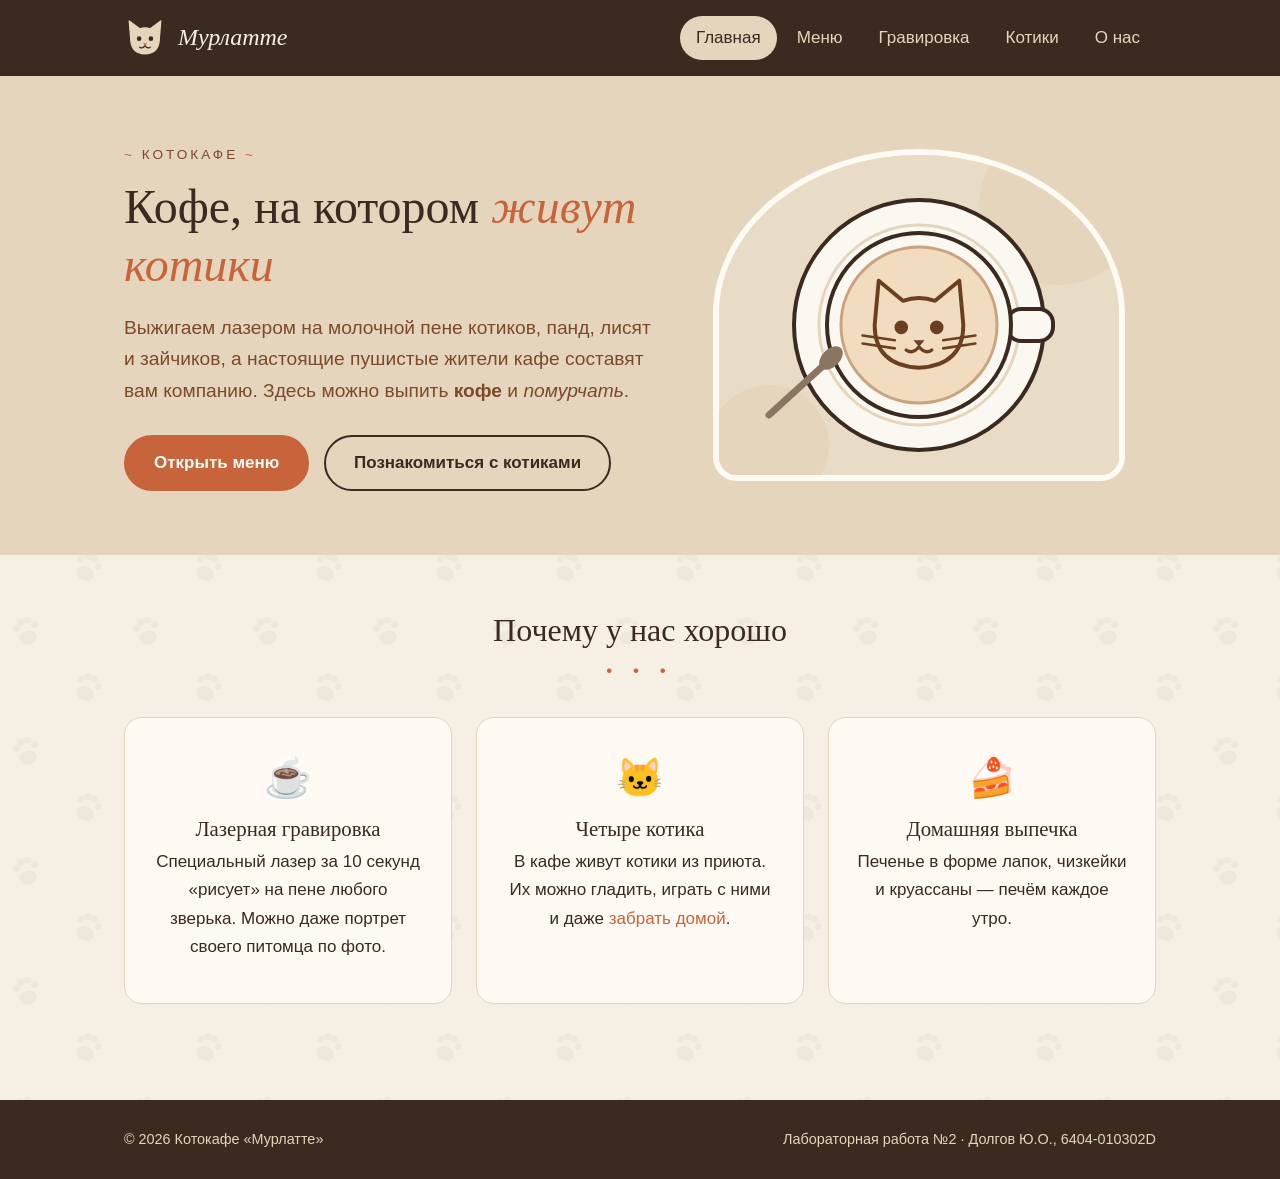
<file: lab2/index.html>
<!DOCTYPE html>
<html lang="ru">
<head>
    <meta charset="UTF-8">
    <meta name="viewport" content="width=device-width, initial-scale=1.0">
    <title>Мурлатте — Главная</title>
    <link rel="stylesheet" href="css/style.css">
</head>
<body>

    <header id="site-header">
        <div class="container header-inner">
            <a class="logo" href="index.html">
                <img src="img/logo.svg" alt="Логотип котокафе">
                Мурлатте
            </a>
            <nav class="nav">
                <ul>
                    <li><a class="active" href="index.html">Главная</a></li>
                    <li><a href="menu.html">Меню</a></li>
                    <li><a href="gallery.html">Гравировка</a></li>
                    <li><a href="cats.html">Котики</a></li>
                    <li><a href="about.html">О нас</a></li>
                </ul>
            </nav>
        </div>
    </header>

    <main>
        <section class="hero">
            <div class="container hero-inner">
                <div class="hero-text">
                    <span class="overline">Котокафе</span>
                    <h1>Кофе, на котором <em>живут котики</em></h1>
                    <p class="lead">
                        Выжигаем лазером на молочной пене котиков, панд, лисят и зайчиков,
                        а настоящие пушистые жители кафе составят вам компанию.
                        Здесь можно выпить <strong>кофе</strong> и <em>помурчать</em>.
                    </p>
                    <a class="btn" href="menu.html">Открыть меню</a>
                    <a class="btn" href="cats.html">Познакомиться с котиками</a>
                </div>
                <div class="hero-image">
                    <img src="img/hero.svg" alt="Чашка капучино с гравировкой котика на пене">
                </div>
            </div>
        </section>

        <section class="section">
            <div class="container">
                <h2 class="page-title">Почему у нас хорошо</h2>
                <p class="divider">• • •</p>
                <div class="features">
                    <article class="feature">
                        <div class="icon">&#9749;</div>
                        <h3>Лазерная гравировка</h3>
                        <p>Специальный лазер за 10 секунд «рисует» на пене любого зверька. Можно даже портрет своего питомца по фото.</p>
                    </article>
                    <article class="feature">
                        <div class="icon">&#128049;</div>
                        <h3>Четыре котика</h3>
                        <p>В кафе живут котики из приюта. Их можно гладить, играть с ними и даже <a href="cats.html">забрать домой</a>.</p>
                    </article>
                    <article class="feature">
                        <div class="icon">&#127856;</div>
                        <h3>Домашняя выпечка</h3>
                        <p>Печенье в форме лапок, чизкейки и круассаны — печём каждое утро.</p>
                    </article>
                </div>
            </div>
        </section>
    </main>

    <footer id="site-footer">
        <div class="container footer-inner">
            <span>&copy; 2026 Котокафе «Мурлатте»</span>
            <span>Лабораторная работа №2 · Долгов Ю.О., 6404-010302D</span>
        </div>
    </footer>

</body>
</html>
</file>
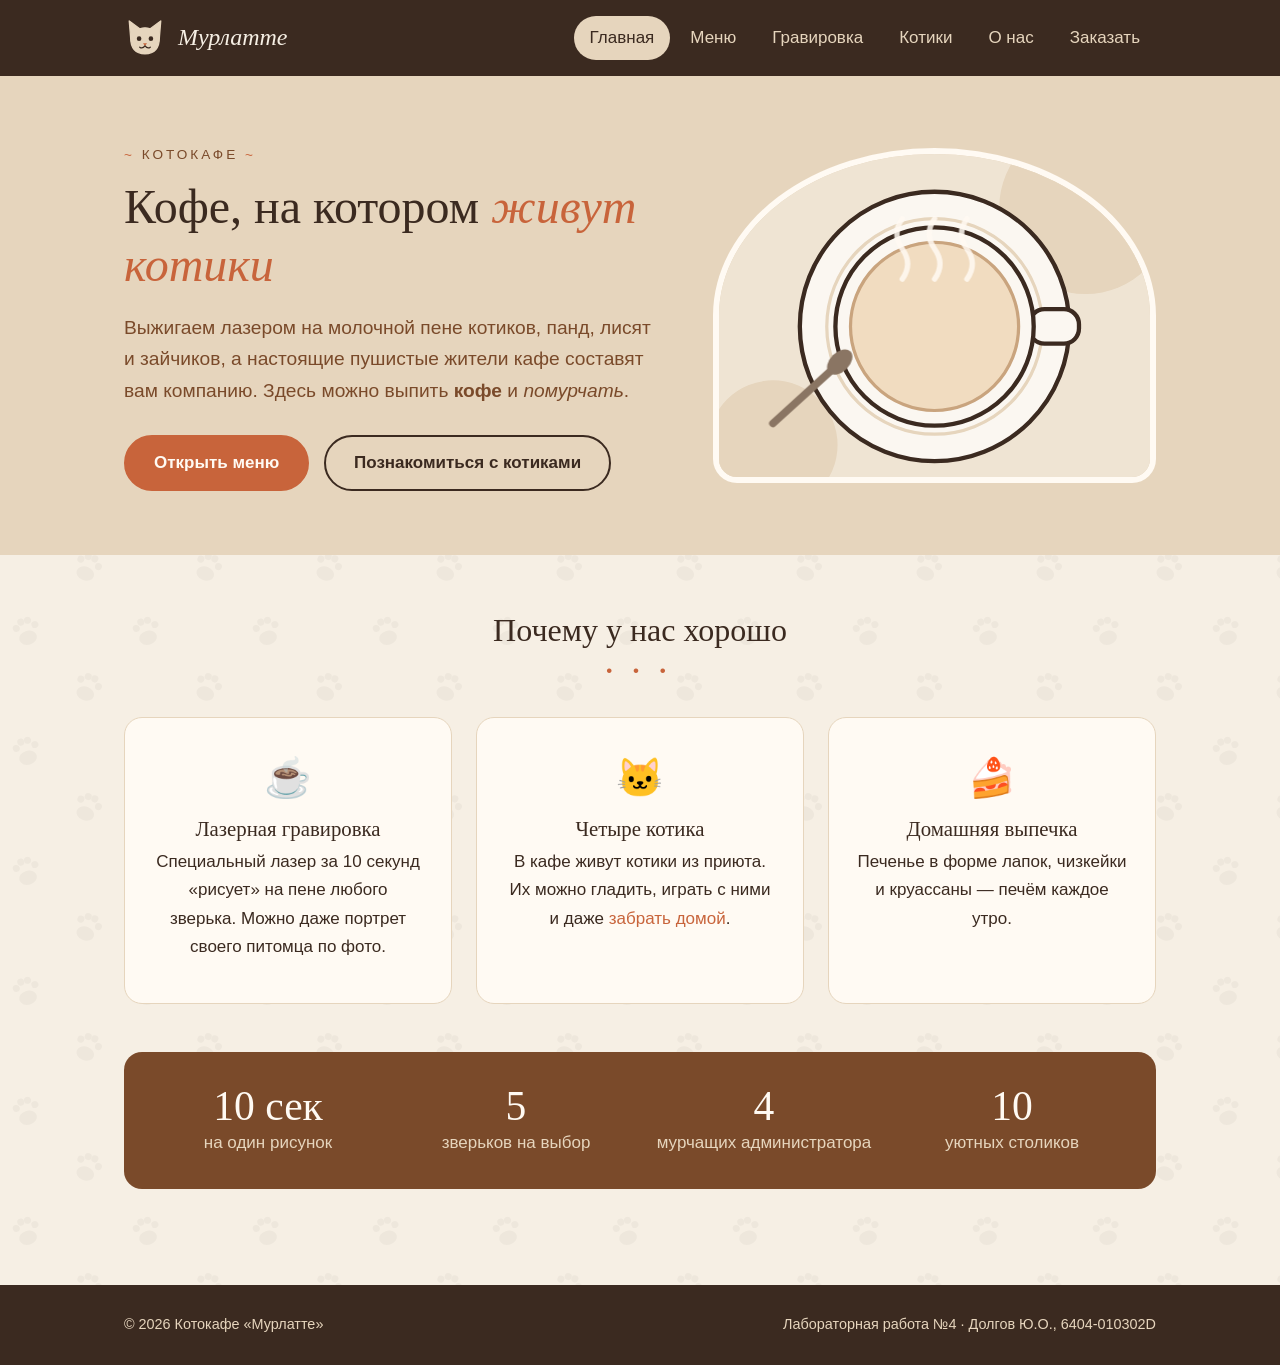
<file: lab4/index.html>
<!DOCTYPE html>
<html lang="ru">
<head>
    <meta charset="UTF-8">
    <meta name="viewport" content="width=device-width, initial-scale=1.0">
    <title>Мурлатте — Главная</title>
    <link rel="stylesheet" href="css/style.css">
</head>
<body>

    <header class="header">
        <div class="container header__inner">
            <a class="logo" href="index.html">
                <svg class="logo__icon" viewBox="0 0 64 64" aria-hidden="true">
                    <path class="logo__face" d="M10 30 L8 6 L24 18 Q32 15 40 18 L56 6 L54 30 Q54 56 32 56 Q10 56 10 30 Z"/>
                    <circle class="logo__eye" cx="23" cy="33" r="3.5"/>
                    <circle class="logo__eye" cx="41" cy="33" r="3.5"/>
                    <path class="logo__nose" d="M29 40 L35 40 L32 44 Z"/>
                    <path class="logo__mouth" d="M32 44 Q28 49 24 46 M32 44 Q36 49 40 46"/>
                </svg>
                Мурлатте
            </a>
            <nav class="nav">
                <ul class="nav__list">
                    <li class="nav__item"><a class="nav__link nav__link_active" href="index.html">Главная</a></li>
                    <li class="nav__item"><a class="nav__link" href="menu.html">Меню</a></li>
                    <li class="nav__item"><a class="nav__link" href="gallery.html">Гравировка</a></li>
                    <li class="nav__item"><a class="nav__link" href="cats.html">Котики</a></li>
                    <li class="nav__item"><a class="nav__link" href="about.html">О нас</a></li>
                    <li class="nav__item"><a class="nav__link" href="order.html">Заказать</a></li>
                </ul>
            </nav>
        </div>
    </header>

    <main>
        <section class="hero">
            <div class="container hero__inner">
                <div class="hero__text">
                    <span class="hero__overline">Котокафе</span>
                    <h1>Кофе, на котором <em class="hero__accent">живут котики</em></h1>
                    <p class="hero__lead">
                        Выжигаем лазером на молочной пене котиков, панд, лисят и зайчиков,
                        а настоящие пушистые жители кафе составят вам компанию.
                        Здесь можно выпить <strong>кофе</strong> и <em>помурчать</em>.
                    </p>
                    <a class="btn" href="menu.html">Открыть меню</a>
                    <a class="btn btn_outline" href="cats.html">Познакомиться с котиками</a>
                </div>
                <div class="hero__image">
                    <svg class="cup" viewBox="0 0 400 300" role="img"
                         aria-label="Анимация: лазер выжигает котика на пене капучино, над чашкой поднимается пар">
                        <rect class="cup__bg" width="400" height="300"/>
                        <circle class="cup__blob" cx="340" cy="50" r="80"/>
                        <circle class="cup__blob" cx="50" cy="270" r="60"/>
                        <circle class="cup__saucer" cx="200" cy="160" r="125"/>
                        <circle class="cup__ring" cx="200" cy="160" r="100"/>
                        <rect class="cup__handle" x="288" y="144" width="46" height="32" rx="14"/>
                        <circle class="cup__body" cx="200" cy="160" r="92"/>
                        <circle class="cup__foam" cx="200" cy="160" r="78"/>

                        <g transform="translate(200 164) scale(1.3) translate(-200 -164)">
                            <path class="cup__line" pathLength="1"
                                  d="M165.9 160.9 L169.0 126.8 L187.6 142.3 Q200.0 138.0 212.4 142.3 L231.0 126.8 L234.1 160.9 Q234.1 191.9 200.0 193.8 Q165.9 191.9 165.9 160.9 Z"/>
                            <circle class="cup__dot" cx="186.36" cy="162.76" r="3.72"/>
                            <circle class="cup__dot" cx="213.64" cy="162.76" r="3.72"/>
                            <path class="cup__dot cup__dot_nose" d="M195.7 172.7 L204.3 172.7 L200.0 177.6 Z"/>
                            <path class="cup__line cup__line_mouth" pathLength="1"
                                  d="M200.0 177.6 Q195.0 183.8 190.1 180.1 M200.0 177.6 Q205.0 183.8 209.9 180.1"/>
                            <path class="cup__line cup__line_whisker" pathLength="1"
                                  d="M181.4 172.7 L156.6 169.0 M218.6 172.7 L243.4 169.0 M181.4 178.9 L156.6 175.2 M218.6 178.9 L243.4 175.2"/>
                        </g>

                        <path class="cup__steam" d="M170 116 q10 -14 0 -28 q-10 -14 0 -28"/>
                        <path class="cup__steam cup__steam_2" d="M200 116 q10 -14 0 -28 q-10 -14 0 -28"/>
                        <path class="cup__steam cup__steam_3" d="M230 116 q10 -14 0 -28 q-10 -14 0 -28"/>

                        <path class="cup__spoon" d="M50 250 L105 200"/>
                        <ellipse class="cup__spoon-head" cx="112" cy="193" rx="9" ry="14" transform="rotate(45 112 193)"/>
                    </svg>
                </div>
            </div>
        </section>

        <section class="section">
            <div class="container">
                <h2 class="heading__title">Почему у нас хорошо</h2>
                <p class="divider">• • •</p>
                <div class="features">
                    <article class="features__item">
                        <div class="features__icon">&#9749;</div>
                        <h3>Лазерная гравировка</h3>
                        <p>Специальный лазер за 10 секунд «рисует» на пене любого зверька. Можно даже портрет своего питомца по фото.</p>
                    </article>
                    <article class="features__item">
                        <div class="features__icon">&#128049;</div>
                        <h3>Четыре котика</h3>
                        <p>В кафе живут котики из приюта. Их можно гладить, играть с ними и даже <a href="cats.html">забрать домой</a>.</p>
                    </article>
                    <article class="features__item">
                        <div class="features__icon">&#127856;</div>
                        <h3>Домашняя выпечка</h3>
                        <p>Печенье в форме лапок, чизкейки и круассаны — печём каждое утро.</p>
                    </article>
                </div>

                <div class="facts">
                    <div class="facts__item">
                        <span class="facts__number">10 сек</span>
                        <span class="facts__label">на один рисунок</span>
                    </div>
                    <div class="facts__item">
                        <span class="facts__number">5</span>
                        <span class="facts__label">зверьков на выбор</span>
                    </div>
                    <div class="facts__item">
                        <span class="facts__number">4</span>
                        <span class="facts__label">мурчащих администратора</span>
                    </div>
                    <div class="facts__item">
                        <span class="facts__number">10</span>
                        <span class="facts__label">уютных столиков</span>
                    </div>
                </div>
            </div>
        </section>
    </main>

    <footer class="footer">
        <div class="container footer__inner">
            <span>&copy; 2026 Котокафе «Мурлатте»</span>
            <span>Лабораторная работа №4 · Долгов Ю.О., 6404-010302D</span>
        </div>
    </footer>

</body>
</html>
</file>
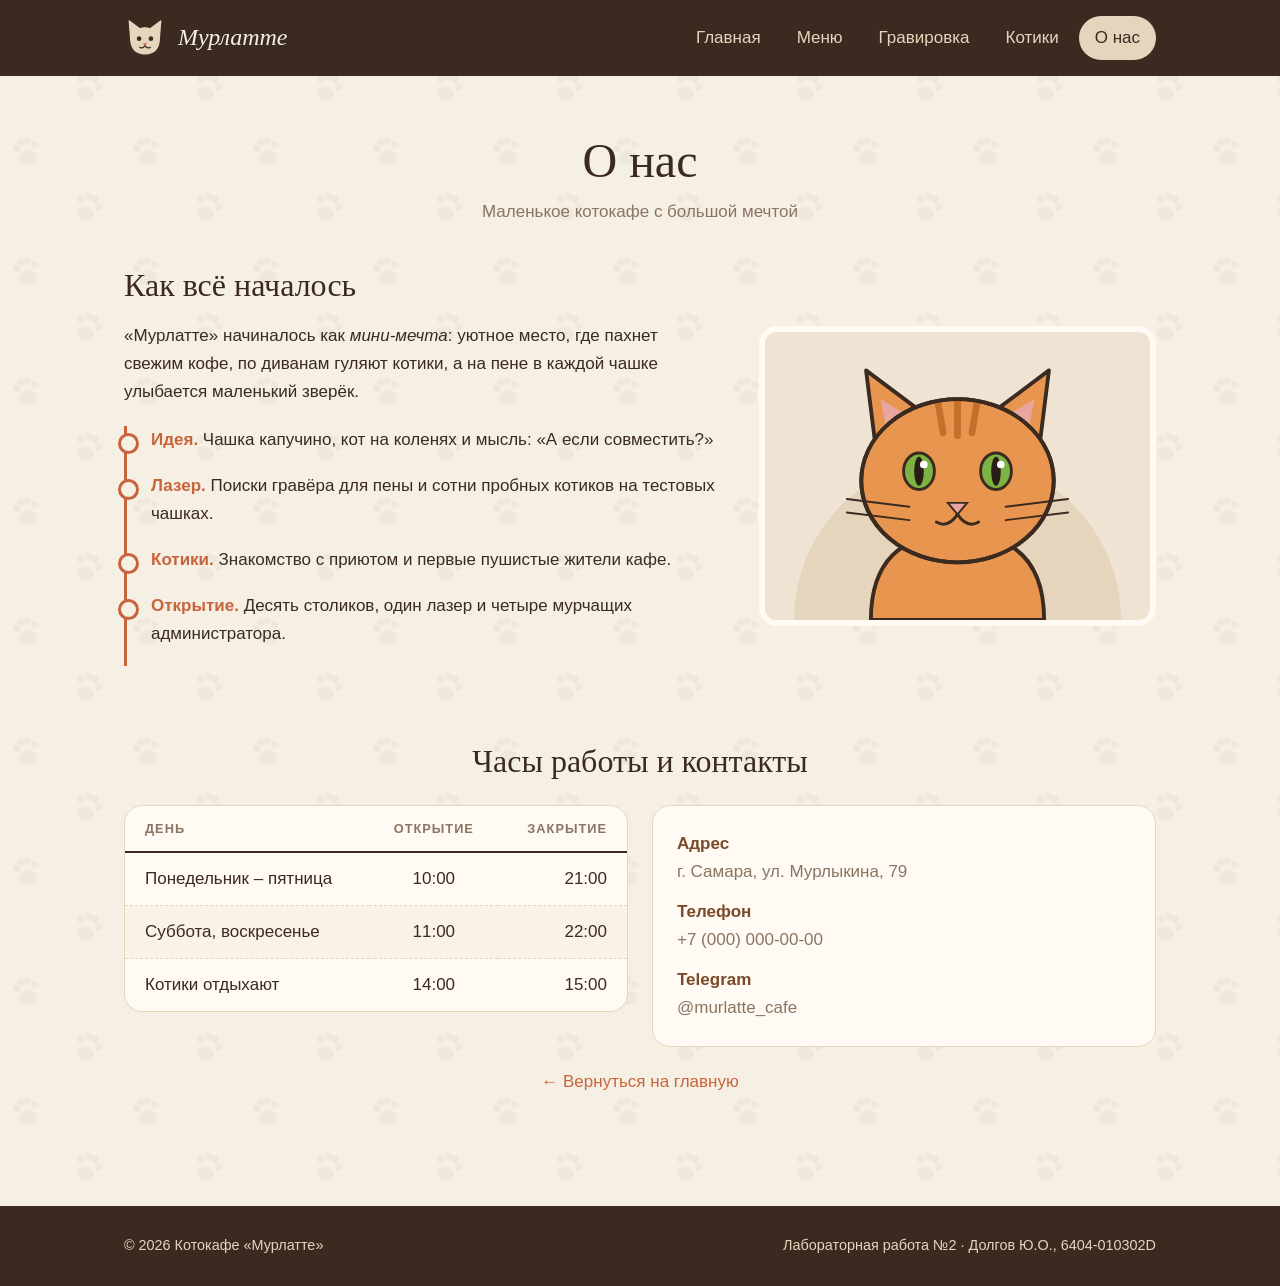
<file: lab2/about.html>
<!DOCTYPE html>
<html lang="ru">
<head>
    <meta charset="UTF-8">
    <meta name="viewport" content="width=device-width, initial-scale=1.0">
    <title>Мурлатте — О нас</title>
    <link rel="stylesheet" href="css/style.css">
</head>
<body>

    <header id="site-header">
        <div class="container header-inner">
            <a class="logo" href="index.html">
                <img src="img/logo.svg" alt="Логотип котокафе">
                Мурлатте
            </a>
            <nav class="nav">
                <ul>
                    <li><a href="index.html">Главная</a></li>
                    <li><a href="menu.html">Меню</a></li>
                    <li><a href="gallery.html">Гравировка</a></li>
                    <li><a href="cats.html">Котики</a></li>
                    <li><a class="active" href="about.html">О нас</a></li>
                </ul>
            </nav>
        </div>
    </header>

    <main class="section">
        <div class="container">
            <h1 class="page-title">О нас</h1>
            <p class="page-subtitle">Маленькое котокафе с большой мечтой</p>

            <section class="story">
                <div class="story-text">
                    <h2>Как всё началось</h2>
                    <p>
                        «Мурлатте» начиналось как <em>мини-мечта</em>: уютное место, где пахнет
                        свежим кофе, по диванам гуляют котики, а на пене в каждой чашке
                        улыбается маленький зверёк.
                    </p>
                    <ul class="timeline">
                        <li><b>Идея.</b> Чашка капучино, кот на коленях и мысль: «А если совместить?»</li>
                        <li><b>Лазер.</b> Поиски гравёра для пены и сотни пробных котиков на тестовых чашках.</li>
                        <li><b>Котики.</b> Знакомство с приютом и первые пушистые жители кафе.</li>
                        <li><b>Открытие.</b> Десять столиков, один лазер и четыре мурчащих администратора.</li>
                    </ul>
                </div>
                <div class="story-image">
                    <img src="img/cat-ryzhik.svg" alt="Рыжий котик Рыжик">
                </div>
            </section>

            <h2 class="page-title">Часы работы и контакты</h2>
            <div class="contacts">
                <div class="table-wrap">
                    <table>
                        <thead>
                            <tr>
                                <th class="left">День</th>
                                <th class="center">Открытие</th>
                                <th class="right">Закрытие</th>
                            </tr>
                        </thead>
                        <tbody>
                            <tr><td class="left">Понедельник – пятница</td><td class="center">10:00</td><td class="right">21:00</td></tr>
                            <tr><td class="left">Суббота, воскресенье</td><td class="center">11:00</td><td class="right">22:00</td></tr>
                            <tr><td class="left">Котики отдыхают</td><td class="center">14:00</td><td class="right">15:00</td></tr>
                        </tbody>
                    </table>
                </div>
                <div>
                    <dl>
                        <dt>Адрес</dt>
                        <dd>г. Самара, ул. Мурлыкина, 79</dd>
                        <dt>Телефон</dt>
                        <dd>+7 (000) 000-00-00</dd>
                        <dt>Telegram</dt>
                        <dd>@murlatte_cafe</dd>
                    </dl>
                </div>
            </div>

            <p class="center"><a href="index.html">&larr; Вернуться на главную</a></p>
        </div>
    </main>

    <footer id="site-footer">
        <div class="container footer-inner">
            <span>&copy; 2026 Котокафе «Мурлатте»</span>
            <span>Лабораторная работа №2 · Долгов Ю.О., 6404-010302D</span>
        </div>
    </footer>

</body>
</html>
</file>
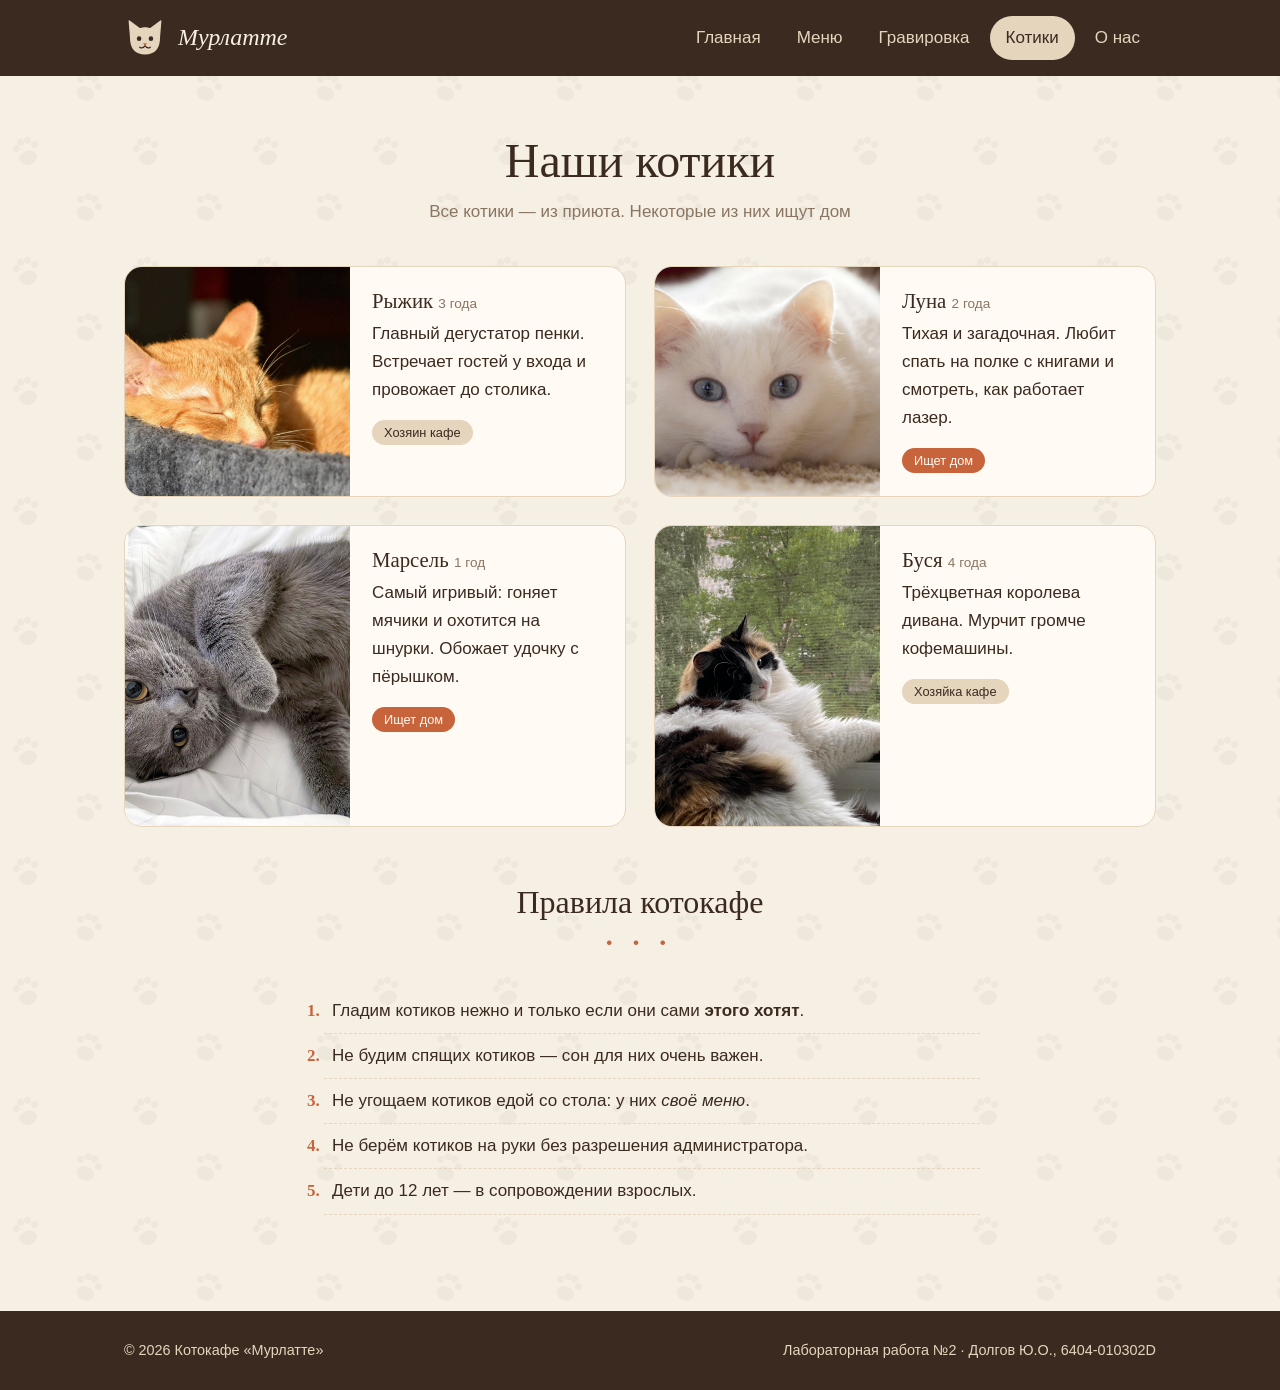
<file: lab2/cats.html>
<!DOCTYPE html>
<html lang="ru">
<head>
    <meta charset="UTF-8">
    <meta name="viewport" content="width=device-width, initial-scale=1.0">
    <title>Мурлатте — Котики</title>
    <link rel="stylesheet" href="css/style.css">
</head>
<body>

    <header id="site-header">
        <div class="container header-inner">
            <a class="logo" href="index.html">
                <img src="img/logo.svg" alt="Логотип котокафе">
                Мурлатте
            </a>
            <nav class="nav">
                <ul>
                    <li><a href="index.html">Главная</a></li>
                    <li><a href="menu.html">Меню</a></li>
                    <li><a href="gallery.html">Гравировка</a></li>
                    <li><a class="active" href="cats.html">Котики</a></li>
                    <li><a href="about.html">О нас</a></li>
                </ul>
            </nav>
        </div>
    </header>

    <main class="section">
        <div class="container">
            <h1 class="page-title">Наши котики</h1>
            <p class="page-subtitle">Все котики — из приюта. Некоторые из них ищут дом</p>

            <div class="cats">
                <article class="cat">
                    <img src="img/R_cat.jpg" alt="Котик Рыжик">
                    <div class="cat-info">
                        <h3>Рыжик <span class="age">3 года</span></h3>
                        <p>Главный дегустатор пенки. Встречает гостей у входа и провожает до столика.</p>
                        <span class="status" data-status="stay">Хозяин кафе</span>
                    </div>
                </article>
                <article class="cat">
                    <img src="img/W_cat.jpg" alt="Котик Луна">
                    <div class="cat-info">
                        <h3>Луна <span class="age">2 года</span></h3>
                        <p>Тихая и загадочная. Любит спать на полке с книгами и смотреть, как работает лазер.</p>
                        <span class="status" data-status="home">Ищет дом</span>
                    </div>
                </article>
                <article class="cat">
                    <img src="img/G_cat.jpeg" alt="Котик Марсель">
                    <div class="cat-info">
                        <h3>Марсель <span class="age">1 год</span></h3>
                        <p>Самый игривый: гоняет мячики и охотится на шнурки. Обожает удочку с пёрышком.</p>
                        <span class="status" data-status="home">Ищет дом</span>
                    </div>
                </article>
                <article class="cat">
                    <img src="img/Th_cat.jpg" alt="Котик Буся">
                    <div class="cat-info">
                        <h3>Буся <span class="age">4 года</span></h3>
                        <p>Трёхцветная королева дивана. Мурчит громче кофемашины.</p>
                        <span class="status" data-status="stay">Хозяйка кафе</span>
                    </div>
                </article>
            </div>

            <h2 class="page-title">Правила котокафе</h2>
            <p class="divider">• • •</p>
            <ol class="rules">
                <li>Гладим котиков нежно и только если они сами <strong>этого хотят</strong>.</li>
                <li>Не будим спящих котиков — сон для них очень важен.</li>
                <li>Не угощаем котиков едой со стола: у них <em>своё меню</em>.</li>
                <li>Не берём котиков на руки без разрешения администратора.</li>
                <li>Дети до 12 лет — в сопровождении взрослых.</li>
            </ol>
        </div>
    </main>

    <footer id="site-footer">
        <div class="container footer-inner">
            <span>&copy; 2026 Котокафе «Мурлатте»</span>
            <span>Лабораторная работа №2 · Долгов Ю.О., 6404-010302D</span>
        </div>
    </footer>

</body>
</html>
</file>
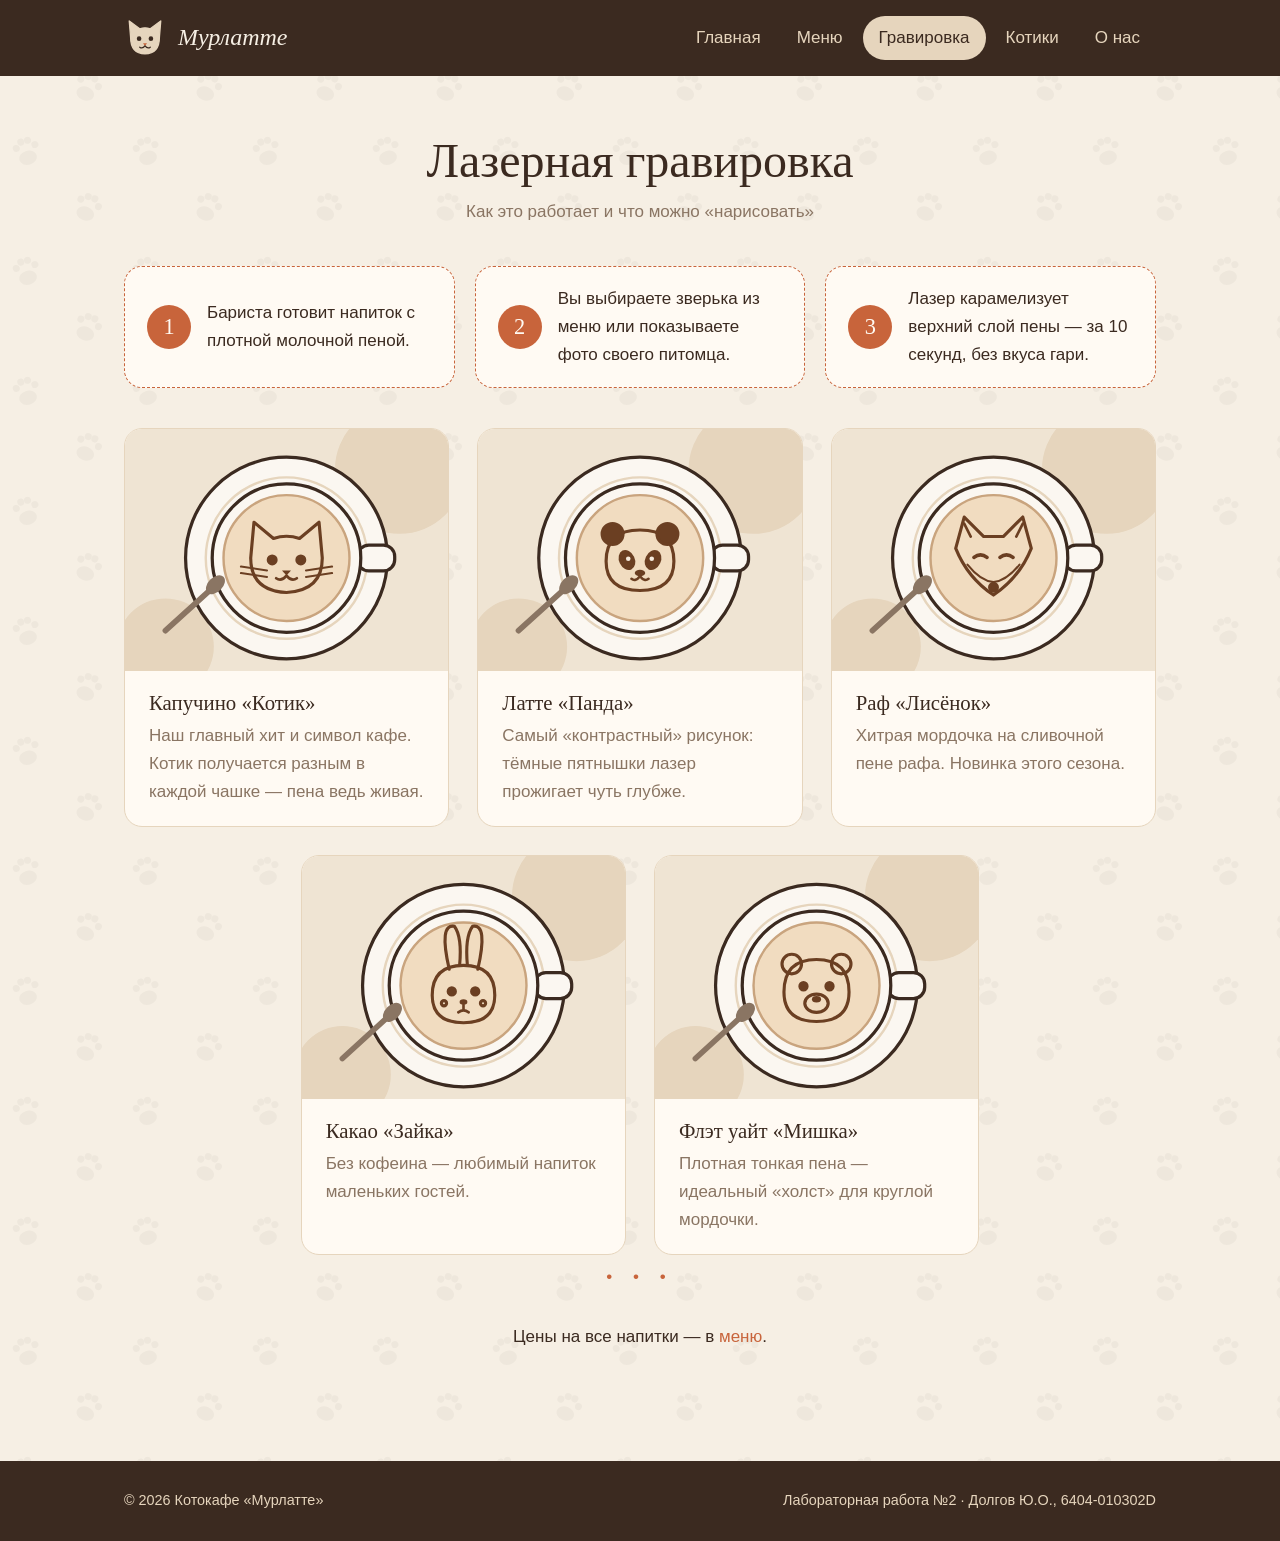
<file: lab2/gallery.html>
<!DOCTYPE html>
<html lang="ru">
<head>
    <meta charset="UTF-8">
    <meta name="viewport" content="width=device-width, initial-scale=1.0">
    <title>Мурлатте — Гравировка</title>
    <link rel="stylesheet" href="css/style.css">
</head>
<body>

    <header id="site-header">
        <div class="container header-inner">
            <a class="logo" href="index.html">
                <img src="img/logo.svg" alt="Логотип котокафе">
                Мурлатте
            </a>
            <nav class="nav">
                <ul>
                    <li><a href="index.html">Главная</a></li>
                    <li><a href="menu.html">Меню</a></li>
                    <li><a class="active" href="gallery.html">Гравировка</a></li>
                    <li><a href="cats.html">Котики</a></li>
                    <li><a href="about.html">О нас</a></li>
                </ul>
            </nav>
        </div>
    </header>

    <main class="section">
        <div class="container">
            <h1 class="page-title">Лазерная гравировка</h1>
            <p class="page-subtitle">Как это работает и что можно «нарисовать»</p>

            <div class="steps">
                <div class="step"><span class="step-num">1</span><p>Бариста готовит напиток с плотной молочной пеной.</p></div>
                <div class="step"><span class="step-num">2</span><p>Вы выбираете зверька из меню или показываете фото своего питомца.</p></div>
                <div class="step"><span class="step-num">3</span><p>Лазер карамелизует верхний слой пены — за 10 секунд, без вкуса гари.</p></div>
            </div>

            <div class="gallery">
                <figure class="drink">
                    <img src="img/cup-cat.svg" alt="Капучино с гравировкой котика">
                    <figcaption>
                        <h3>Капучино «Котик»</h3>
                        <p>Наш главный хит и символ кафе. Котик получается разным в каждой чашке — пена ведь живая.</p>
                    </figcaption>
                </figure>
                <figure class="drink">
                    <img src="img/cup-panda.svg" alt="Латте с гравировкой панды">
                    <figcaption>
                        <h3>Латте «Панда»</h3>
                        <p>Самый «контрастный» рисунок: тёмные пятнышки лазер прожигает чуть глубже.</p>
                    </figcaption>
                </figure>
                <figure class="drink">
                    <img src="img/cup-fox.svg" alt="Раф с гравировкой лисёнка">
                    <figcaption>
                        <h3>Раф «Лисёнок»</h3>
                        <p>Хитрая мордочка на сливочной пене рафа. Новинка этого сезона.</p>
                    </figcaption>
                </figure>
                <figure class="drink">
                    <img src="img/cup-bunny.svg" alt="Какао с гравировкой зайки">
                    <figcaption>
                        <h3>Какао «Зайка»</h3>
                        <p>Без кофеина — любимый напиток маленьких гостей.</p>
                    </figcaption>
                </figure>
                <figure class="drink">
                    <img src="img/cup-bear.svg" alt="Флэт уайт с гравировкой мишки">
                    <figcaption>
                        <h3>Флэт уайт «Мишка»</h3>
                        <p>Плотная тонкая пена — идеальный «холст» для круглой мордочки.</p>
                    </figcaption>
                </figure>
            </div>
            <p class="divider">• • •</p>
            <p class="center">Цены на все напитки — в <a href="menu.html">меню</a>.</p>
        </div>
    </main>

    <footer id="site-footer">
        <div class="container footer-inner">
            <span>&copy; 2026 Котокафе «Мурлатте»</span>
            <span>Лабораторная работа №2 · Долгов Ю.О., 6404-010302D</span>
        </div>
    </footer>

</body>
</html>
</file>
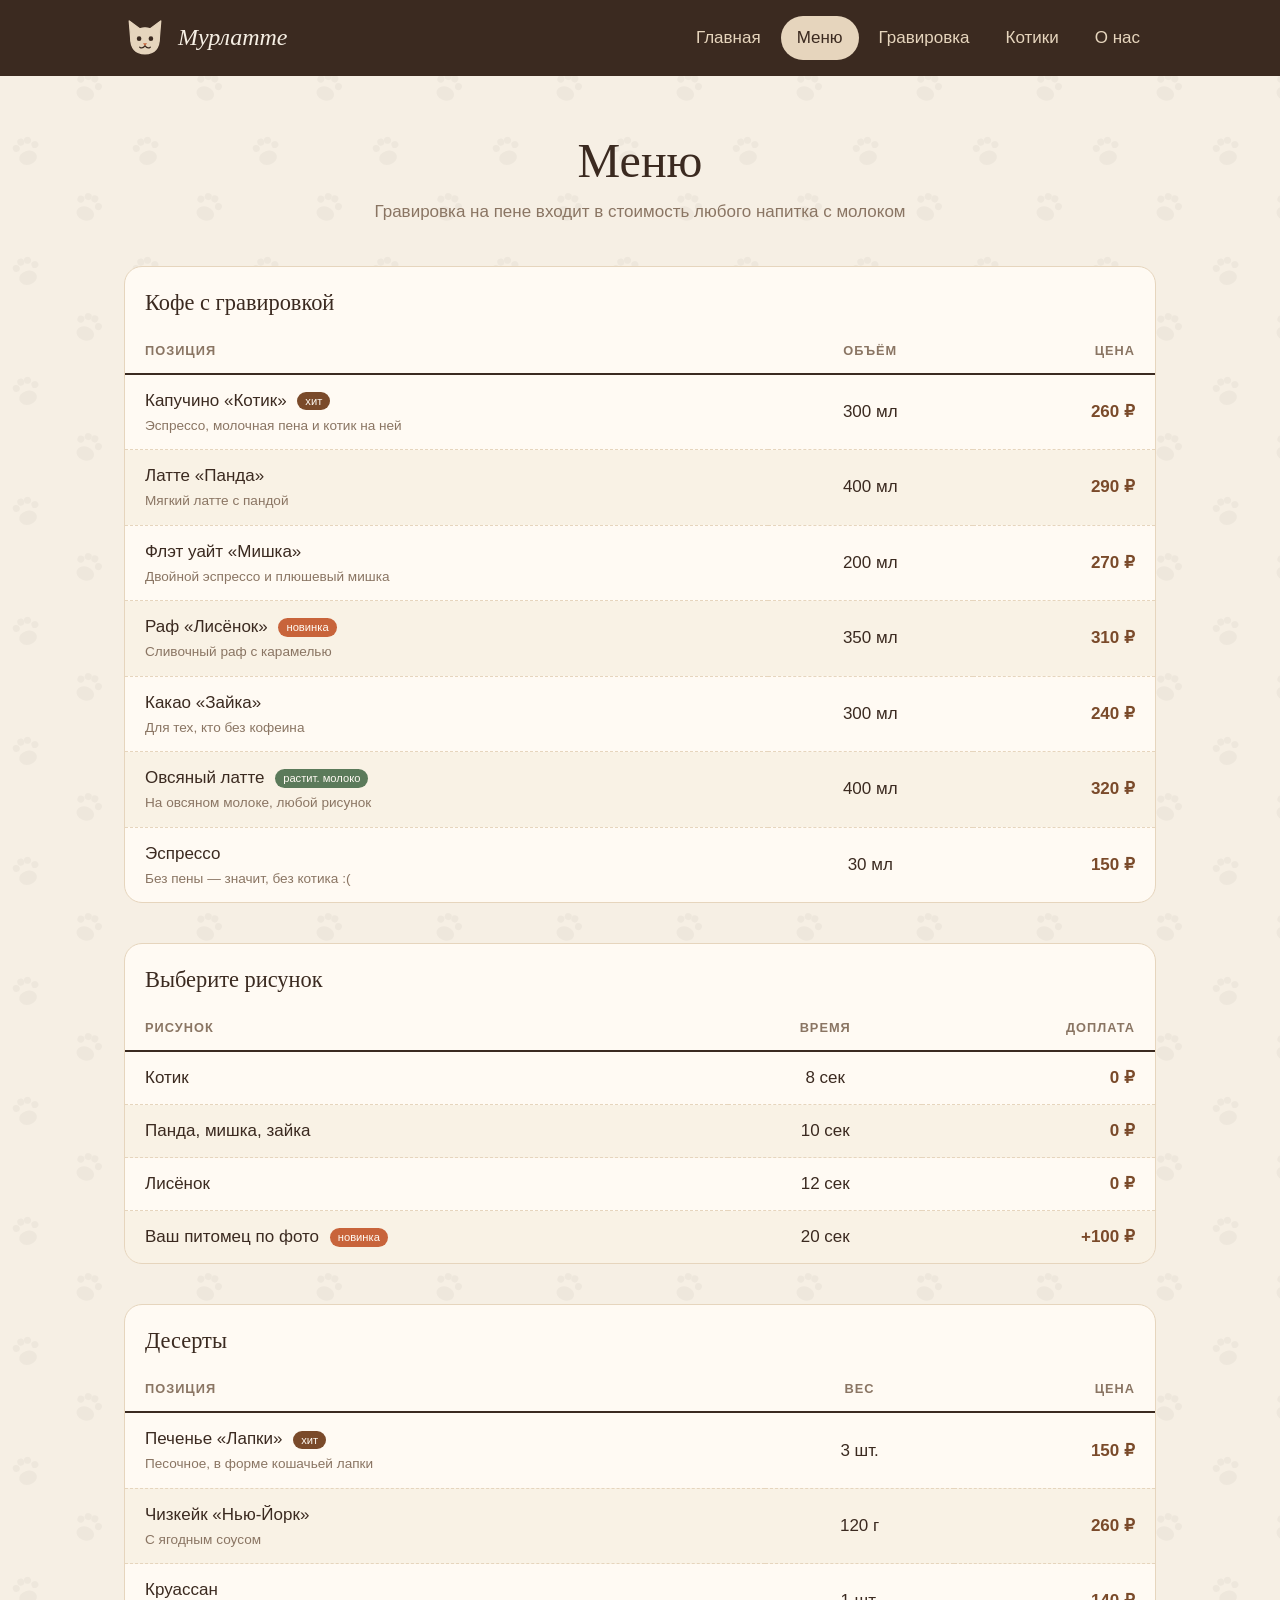
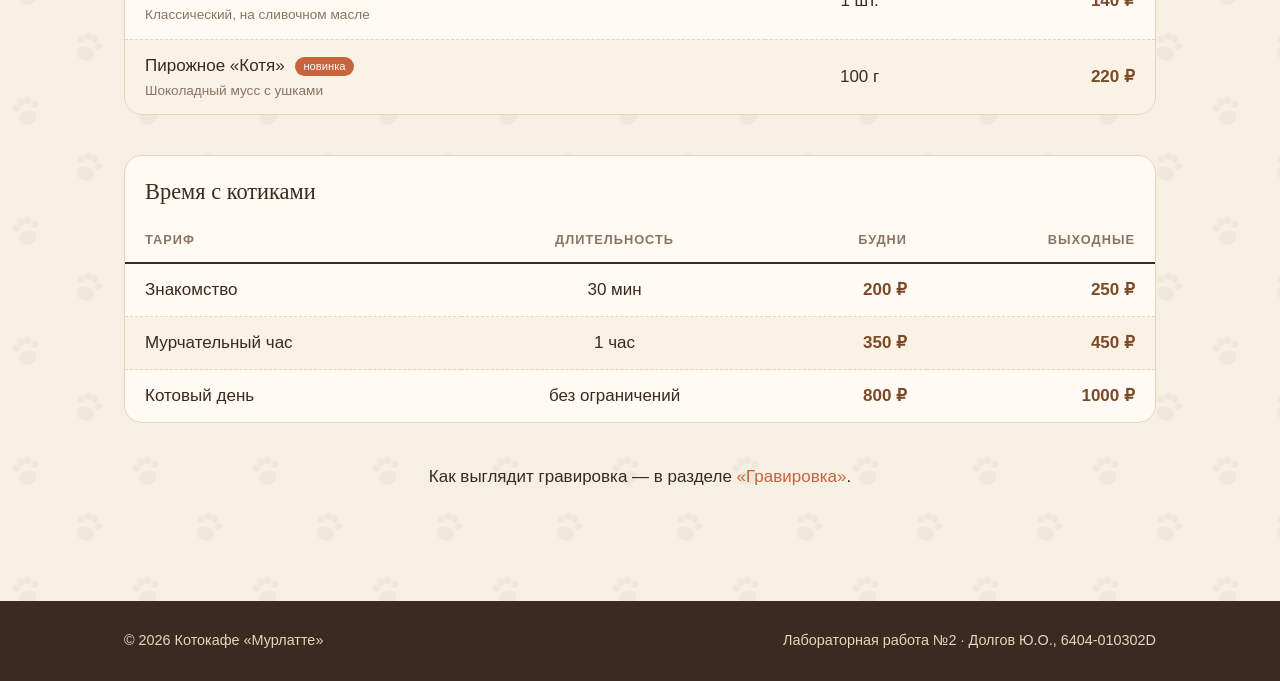
<file: lab2/menu.html>
<!DOCTYPE html>
<html lang="ru">
<head>
    <meta charset="UTF-8">
    <meta name="viewport" content="width=device-width, initial-scale=1.0">
    <title>Мурлатте — Меню</title>
    <link rel="stylesheet" href="css/style.css">
</head>
<body>

    <header id="site-header">
        <div class="container header-inner">
            <a class="logo" href="index.html">
                <img src="img/logo.svg" alt="Логотип котокафе">
                Мурлатте
            </a>
            <nav class="nav">
                <ul>
                    <li><a href="index.html">Главная</a></li>
                    <li><a class="active" href="menu.html">Меню</a></li>
                    <li><a href="gallery.html">Гравировка</a></li>
                    <li><a href="cats.html">Котики</a></li>
                    <li><a href="about.html">О нас</a></li>
                </ul>
            </nav>
        </div>
    </header>

    <main class="section">
        <div class="container">
            <h1 class="page-title">Меню</h1>
            <p class="page-subtitle">Гравировка на пене входит в стоимость любого напитка с молоком</p>

            <div class="table-wrap">
                <table>
                    <caption>Кофе с гравировкой</caption>
                    <thead>
                        <tr>
                            <th class="left">Позиция</th>
                            <th class="center">Объём</th>
                            <th class="right">Цена</th>
                        </tr>
                    </thead>
                    <tbody>
                        <tr>
                            <td class="left">Капучино «Котик» <span data-tag="hit">хит</span><span class="desc">Эспрессо, молочная пена и котик на ней</span></td>
                            <td class="center">300 мл</td>
                            <td class="right price">260 ₽</td>
                        </tr>
                        <tr>
                            <td class="left">Латте «Панда»<span class="desc">Мягкий латте с пандой</span></td>
                            <td class="center">400 мл</td>
                            <td class="right price">290 ₽</td>
                        </tr>
                        <tr>
                            <td class="left">Флэт уайт «Мишка»<span class="desc">Двойной эспрессо и плюшевый мишка</span></td>
                            <td class="center">200 мл</td>
                            <td class="right price">270 ₽</td>
                        </tr>
                        <tr>
                            <td class="left">Раф «Лисёнок» <span data-tag="new">новинка</span><span class="desc">Сливочный раф с карамелью</span></td>
                            <td class="center">350 мл</td>
                            <td class="right price">310 ₽</td>
                        </tr>
                        <tr>
                            <td class="left">Какао «Зайка»<span class="desc">Для тех, кто без кофеина</span></td>
                            <td class="center">300 мл</td>
                            <td class="right price">240 ₽</td>
                        </tr>
                        <tr>
                            <td class="left">Овсяный латте <span data-tag="veg">растит. молоко</span><span class="desc">На овсяном молоке, любой рисунок</span></td>
                            <td class="center">400 мл</td>
                            <td class="right price">320 ₽</td>
                        </tr>
                        <tr>
                            <td class="left">Эспрессо<span class="desc">Без пены — значит, без котика :(</span></td>
                            <td class="center">30 мл</td>
                            <td class="right price">150 ₽</td>
                        </tr>
                    </tbody>
                </table>
            </div>

            <div class="table-wrap">
                <table>
                    <caption>Выберите рисунок</caption>
                    <thead>
                        <tr>
                            <th class="left">Рисунок</th>
                            <th class="center">Время</th>
                            <th class="right">Доплата</th>
                        </tr>
                    </thead>
                    <tbody>
                        <tr><td class="left">Котик</td><td class="center">8 сек</td><td class="right price">0 ₽</td></tr>
                        <tr><td class="left">Панда, мишка, зайка</td><td class="center">10 сек</td><td class="right price">0 ₽</td></tr>
                        <tr><td class="left">Лисёнок</td><td class="center">12 сек</td><td class="right price">0 ₽</td></tr>
                        <tr><td class="left">Ваш питомец по фото <span data-tag="new">новинка</span></td><td class="center">20 сек</td><td class="right price">+100 ₽</td></tr>
                    </tbody>
                </table>
            </div>

            <div class="table-wrap">
                <table>
                    <caption>Десерты</caption>
                    <thead>
                        <tr>
                            <th class="left">Позиция</th>
                            <th class="center">Вес</th>
                            <th class="right">Цена</th>
                        </tr>
                    </thead>
                    <tbody>
                        <tr>
                            <td class="left">Печенье «Лапки» <span data-tag="hit">хит</span><span class="desc">Песочное, в форме кошачьей лапки</span></td>
                            <td class="center">3 шт.</td>
                            <td class="right price">150 ₽</td>
                        </tr>
                        <tr>
                            <td class="left">Чизкейк «Нью-Йорк»<span class="desc">С ягодным соусом</span></td>
                            <td class="center">120 г</td>
                            <td class="right price">260 ₽</td>
                        </tr>
                        <tr>
                            <td class="left">Круассан<span class="desc">Классический, на сливочном масле</span></td>
                            <td class="center">1 шт.</td>
                            <td class="right price">140 ₽</td>
                        </tr>
                        <tr>
                            <td class="left">Пирожное «Котя» <span data-tag="new">новинка</span><span class="desc">Шоколадный мусс с ушками</span></td>
                            <td class="center">100 г</td>
                            <td class="right price">220 ₽</td>
                        </tr>
                    </tbody>
                </table>
            </div>

            <div class="table-wrap">
                <table>
                    <caption>Время с котиками</caption>
                    <thead>
                        <tr>
                            <th class="left">Тариф</th>
                            <th class="center">Длительность</th>
                            <th class="right">Будни</th>
                            <th class="right">Выходные</th>
                        </tr>
                    </thead>
                    <tbody>
                        <tr><td class="left">Знакомство</td><td class="center">30 мин</td><td class="right price">200 ₽</td><td class="right price">250 ₽</td></tr>
                        <tr><td class="left">Мурчательный час</td><td class="center">1 час</td><td class="right price">350 ₽</td><td class="right price">450 ₽</td></tr>
                        <tr><td class="left">Котовый день</td><td class="center">без ограничений</td><td class="right price">800 ₽</td><td class="right price">1000 ₽</td></tr>
                    </tbody>
                </table>
            </div>

            <p class="center">Как выглядит гравировка — в разделе <a href="gallery.html">«Гравировка»</a>.</p>
        </div>
    </main>

    <footer id="site-footer">
        <div class="container footer-inner">
            <span>&copy; 2026 Котокафе «Мурлатте»</span>
            <span>Лабораторная работа №2 · Долгов Ю.О., 6404-010302D</span>
        </div>
    </footer>

</body>
</html>
</file>
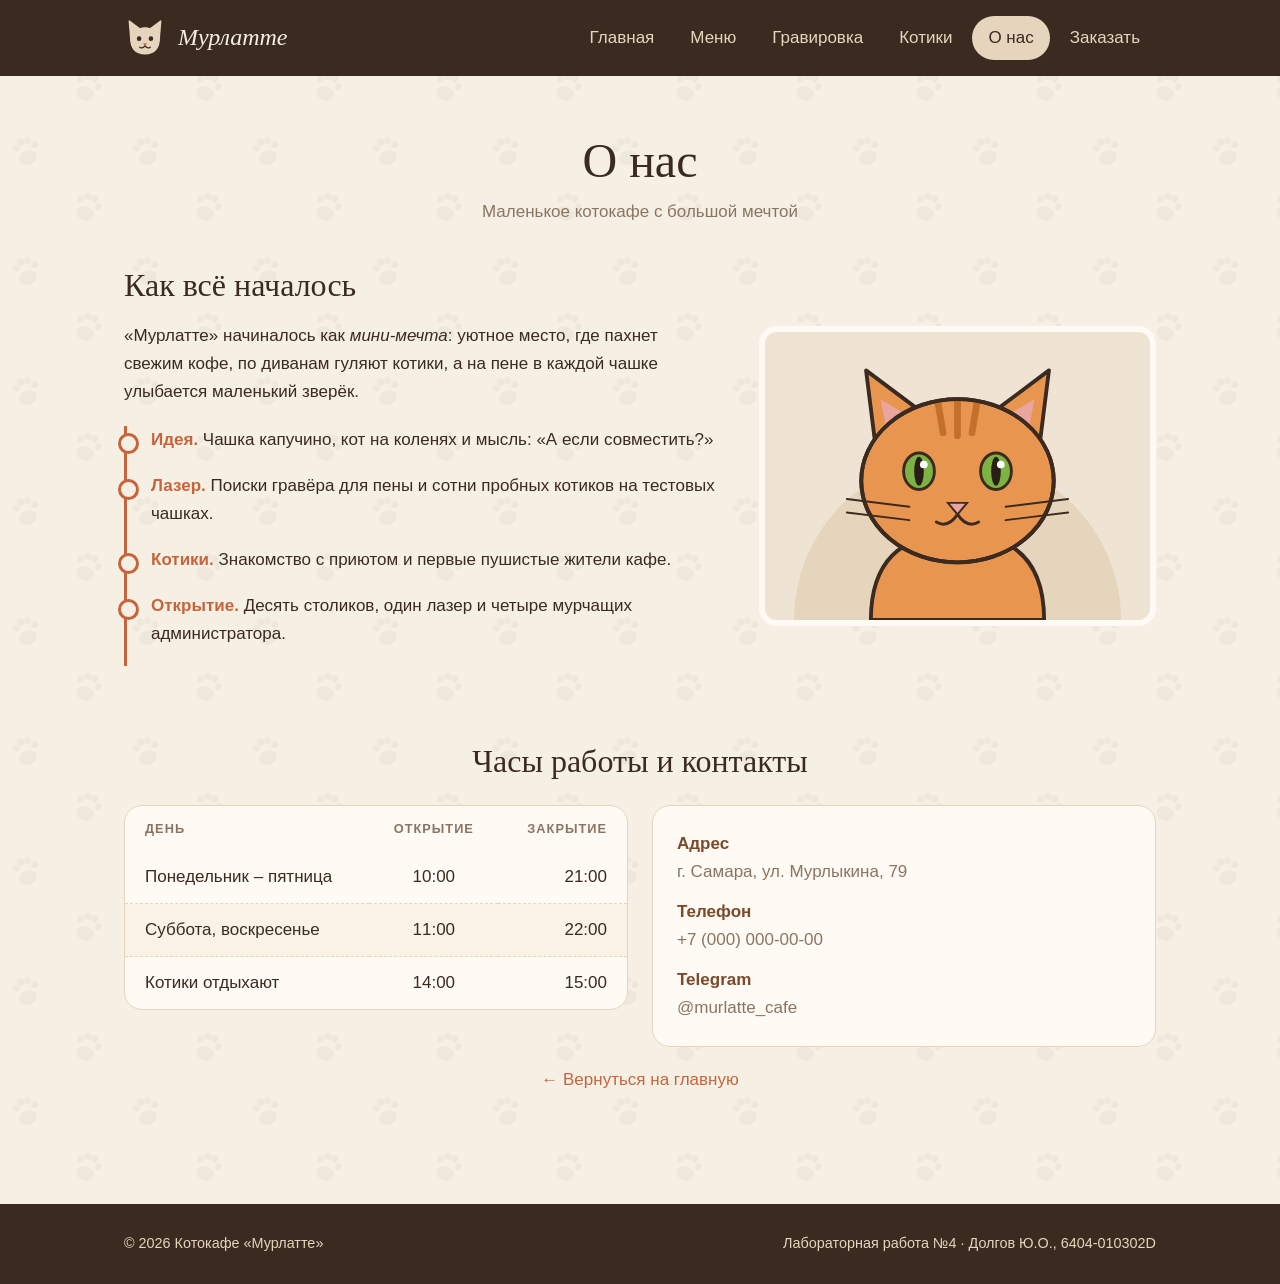
<file: lab4/about.html>
<!DOCTYPE html>
<html lang="ru">
<head>
    <meta charset="UTF-8">
    <meta name="viewport" content="width=device-width, initial-scale=1.0">
    <title>Мурлатте — О нас</title>
    <link rel="stylesheet" href="css/style.css">
</head>
<body>

    <header class="header">
        <div class="container header__inner">
            <a class="logo" href="index.html">
                <svg class="logo__icon" viewBox="0 0 64 64" aria-hidden="true">
                    <path class="logo__face" d="M10 30 L8 6 L24 18 Q32 15 40 18 L56 6 L54 30 Q54 56 32 56 Q10 56 10 30 Z"/>
                    <circle class="logo__eye" cx="23" cy="33" r="3.5"/>
                    <circle class="logo__eye" cx="41" cy="33" r="3.5"/>
                    <path class="logo__nose" d="M29 40 L35 40 L32 44 Z"/>
                    <path class="logo__mouth" d="M32 44 Q28 49 24 46 M32 44 Q36 49 40 46"/>
                </svg>
                Мурлатте
            </a>
            <nav class="nav">
                <ul class="nav__list">
                    <li class="nav__item"><a class="nav__link" href="index.html">Главная</a></li>
                    <li class="nav__item"><a class="nav__link" href="menu.html">Меню</a></li>
                    <li class="nav__item"><a class="nav__link" href="gallery.html">Гравировка</a></li>
                    <li class="nav__item"><a class="nav__link" href="cats.html">Котики</a></li>
                    <li class="nav__item"><a class="nav__link nav__link_active" href="about.html">О нас</a></li>
                    <li class="nav__item"><a class="nav__link" href="order.html">Заказать</a></li>
                </ul>
            </nav>
        </div>
    </header>

    <main class="section">
        <div class="container">
            <h1 class="heading__title">О нас</h1>
            <p class="heading__subtitle">Маленькое котокафе с большой мечтой</p>

            <section class="story">
                <div class="story__text">
                    <h2>Как всё началось</h2>
                    <p>
                        «Мурлатте» начиналось как <em>мини-мечта</em>: уютное место, где пахнет
                        свежим кофе, по диванам гуляют котики, а на пене в каждой чашке
                        улыбается маленький зверёк.
                    </p>
                    <ul class="timeline">
                        <li class="timeline__item"><b class="timeline__label">Идея.</b> Чашка капучино, кот на коленях и мысль: «А если совместить?»</li>
                        <li class="timeline__item"><b class="timeline__label">Лазер.</b> Поиски гравёра для пены и сотни пробных котиков на тестовых чашках.</li>
                        <li class="timeline__item"><b class="timeline__label">Котики.</b> Знакомство с приютом и первые пушистые жители кафе.</li>
                        <li class="timeline__item"><b class="timeline__label">Открытие.</b> Десять столиков, один лазер и четыре мурчащих администратора.</li>
                    </ul>
                </div>
                <div class="story__image">
                    <img class="story__photo" src="img/cat-ryzhik.svg" alt="Рыжий котик Рыжик">
                </div>
            </section>

            <h2 class="heading__title">Часы работы и контакты</h2>
            <div class="contacts">
                <div class="table-wrap contacts__item">
                    <table class="table">
                        <thead>
                            <tr class="table__row">
                                <th class="table__cell table__cell_head table__cell_left">День</th>
                                <th class="table__cell table__cell_head table__cell_center">Открытие</th>
                                <th class="table__cell table__cell_head table__cell_right">Закрытие</th>
                            </tr>
                        </thead>
                        <tbody>
                            <tr class="table__row"><td class="table__cell table__cell_left">Понедельник – пятница</td><td class="table__cell table__cell_center">10:00</td><td class="table__cell table__cell_right">21:00</td></tr>
                            <tr class="table__row"><td class="table__cell table__cell_left">Суббота, воскресенье</td><td class="table__cell table__cell_center">11:00</td><td class="table__cell table__cell_right">22:00</td></tr>
                            <tr class="table__row"><td class="table__cell table__cell_left">Котики отдыхают</td><td class="table__cell table__cell_center">14:00</td><td class="table__cell table__cell_right">15:00</td></tr>
                        </tbody>
                    </table>
                </div>
                <div class="contacts__item">
                    <dl class="info">
                        <dt class="info__term">Адрес</dt>
                        <dd class="info__desc">г. Самара, ул. Мурлыкина, 79</dd>
                        <dt class="info__term">Телефон</dt>
                        <dd class="info__desc">+7 (000) 000-00-00</dd>
                        <dt class="info__term">Telegram</dt>
                        <dd class="info__desc">@murlatte_cafe</dd>
                    </dl>
                </div>
            </div>

            <p class="text text_align_center"><a href="index.html">&larr; Вернуться на главную</a></p>
        </div>
    </main>

    <footer class="footer">
        <div class="container footer__inner">
            <span>&copy; 2026 Котокафе «Мурлатте»</span>
            <span>Лабораторная работа №4 · Долгов Ю.О., 6404-010302D</span>
        </div>
    </footer>

</body>
</html>
</file>
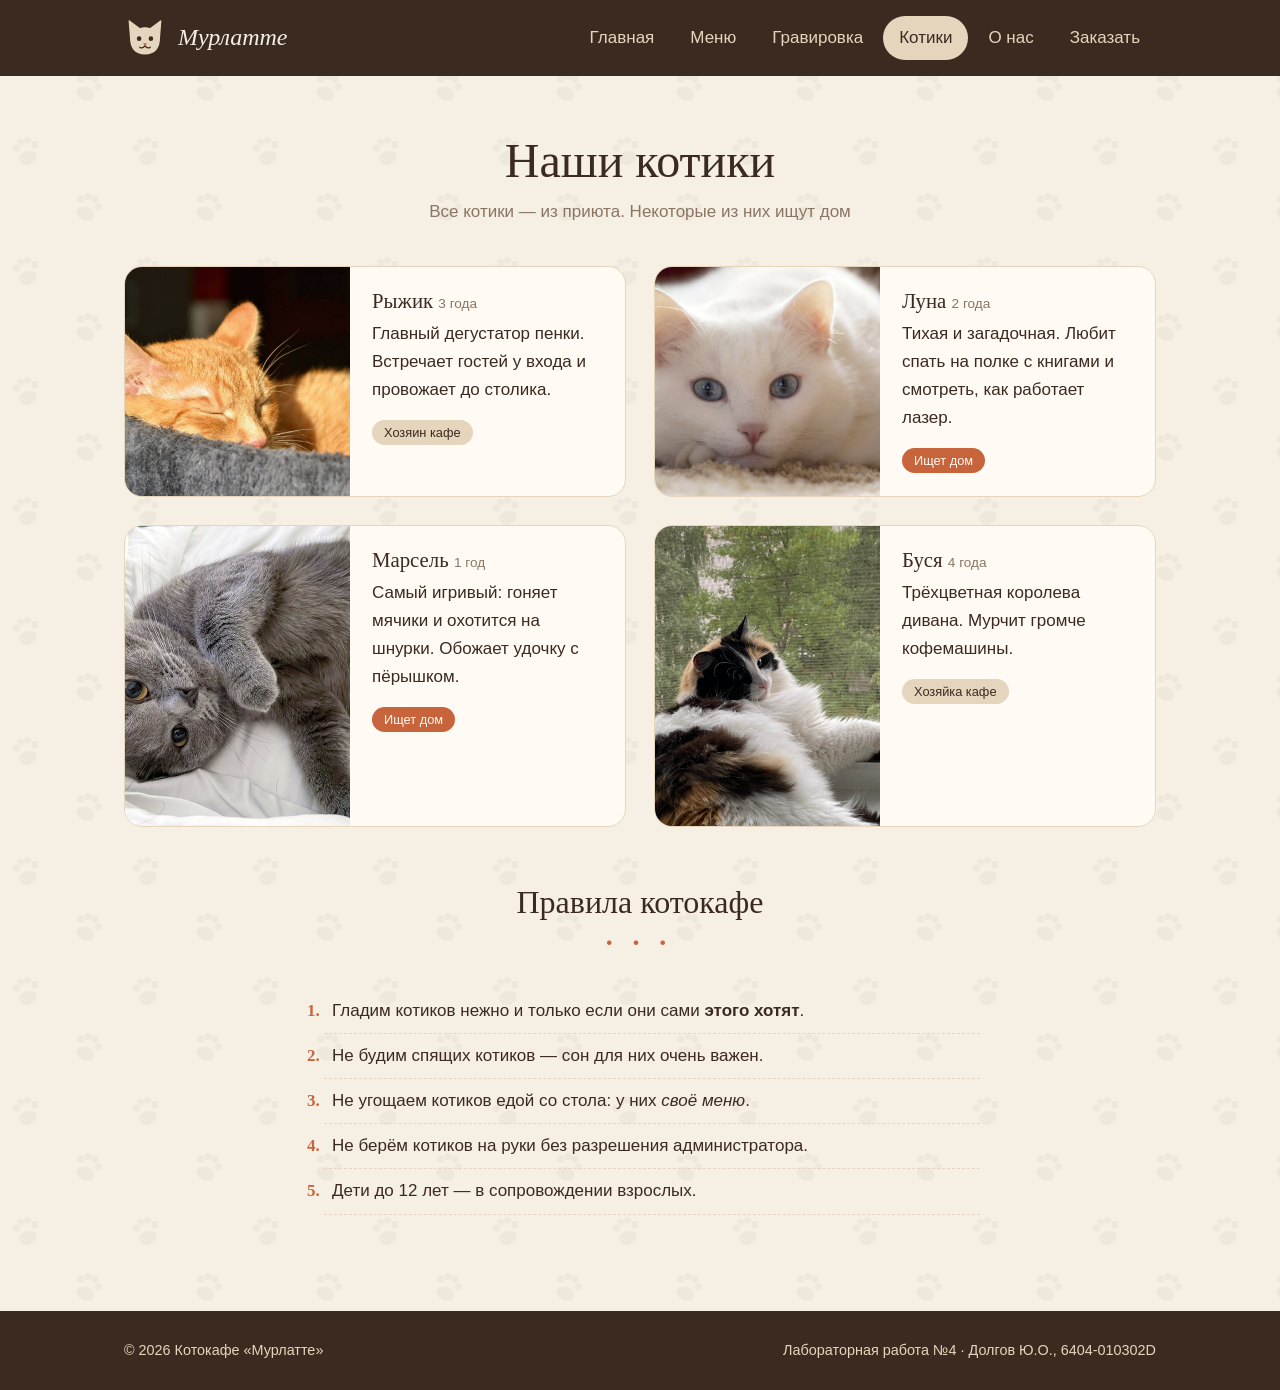
<file: lab4/cats.html>
<!DOCTYPE html>
<html lang="ru">
<head>
    <meta charset="UTF-8">
    <meta name="viewport" content="width=device-width, initial-scale=1.0">
    <title>Мурлатте — Котики</title>
    <link rel="stylesheet" href="css/style.css">
</head>
<body>

    <header class="header">
        <div class="container header__inner">
            <a class="logo" href="index.html">
                <svg class="logo__icon" viewBox="0 0 64 64" aria-hidden="true">
                    <path class="logo__face" d="M10 30 L8 6 L24 18 Q32 15 40 18 L56 6 L54 30 Q54 56 32 56 Q10 56 10 30 Z"/>
                    <circle class="logo__eye" cx="23" cy="33" r="3.5"/>
                    <circle class="logo__eye" cx="41" cy="33" r="3.5"/>
                    <path class="logo__nose" d="M29 40 L35 40 L32 44 Z"/>
                    <path class="logo__mouth" d="M32 44 Q28 49 24 46 M32 44 Q36 49 40 46"/>
                </svg>
                Мурлатте
            </a>
            <nav class="nav">
                <ul class="nav__list">
                    <li class="nav__item"><a class="nav__link" href="index.html">Главная</a></li>
                    <li class="nav__item"><a class="nav__link" href="menu.html">Меню</a></li>
                    <li class="nav__item"><a class="nav__link" href="gallery.html">Гравировка</a></li>
                    <li class="nav__item"><a class="nav__link nav__link_active" href="cats.html">Котики</a></li>
                    <li class="nav__item"><a class="nav__link" href="about.html">О нас</a></li>
                    <li class="nav__item"><a class="nav__link" href="order.html">Заказать</a></li>
                </ul>
            </nav>
        </div>
    </header>

    <main class="section">
        <div class="container">
            <h1 class="heading__title">Наши котики</h1>
            <p class="heading__subtitle">Все котики — из приюта. Некоторые из них ищут дом</p>

            <div class="cats">
                <article class="cat">
                    <img class="cat__photo" src="img/R_cat.jpg" alt="Котик Рыжик">
                    <div class="cat__info">
                        <h3>Рыжик <span class="cat__age">3 года</span></h3>
                        <p>Главный дегустатор пенки. Встречает гостей у входа и провожает до столика.</p>
                        <span class="cat__status cat__status_stay">Хозяин кафе</span>
                    </div>
                </article>
                <article class="cat">
                    <img class="cat__photo" src="img/W_cat.jpg" alt="Котик Луна">
                    <div class="cat__info">
                        <h3>Луна <span class="cat__age">2 года</span></h3>
                        <p>Тихая и загадочная. Любит спать на полке с книгами и смотреть, как работает лазер.</p>
                        <span class="cat__status cat__status_home">Ищет дом</span>
                    </div>
                </article>
                <article class="cat">
                    <img class="cat__photo" src="img/G_cat.jpeg" alt="Котик Марсель">
                    <div class="cat__info">
                        <h3>Марсель <span class="cat__age">1 год</span></h3>
                        <p>Самый игривый: гоняет мячики и охотится на шнурки. Обожает удочку с пёрышком.</p>
                        <span class="cat__status cat__status_home">Ищет дом</span>
                    </div>
                </article>
                <article class="cat">
                    <img class="cat__photo" src="img/Th_cat.jpg" alt="Котик Буся">
                    <div class="cat__info">
                        <h3>Буся <span class="cat__age">4 года</span></h3>
                        <p>Трёхцветная королева дивана. Мурчит громче кофемашины.</p>
                        <span class="cat__status cat__status_stay">Хозяйка кафе</span>
                    </div>
                </article>
            </div>

            <h2 class="heading__title">Правила котокафе</h2>
            <p class="divider">• • •</p>
            <ol class="rules">
                <li class="rules__item">Гладим котиков нежно и только если они сами <strong>этого хотят</strong>.</li>
                <li class="rules__item">Не будим спящих котиков — сон для них очень важен.</li>
                <li class="rules__item">Не угощаем котиков едой со стола: у них <em>своё меню</em>.</li>
                <li class="rules__item">Не берём котиков на руки без разрешения администратора.</li>
                <li class="rules__item">Дети до 12 лет — в сопровождении взрослых.</li>
            </ol>
        </div>
    </main>

    <footer class="footer">
        <div class="container footer__inner">
            <span>&copy; 2026 Котокафе «Мурлатте»</span>
            <span>Лабораторная работа №4 · Долгов Ю.О., 6404-010302D</span>
        </div>
    </footer>

</body>
</html>
</file>
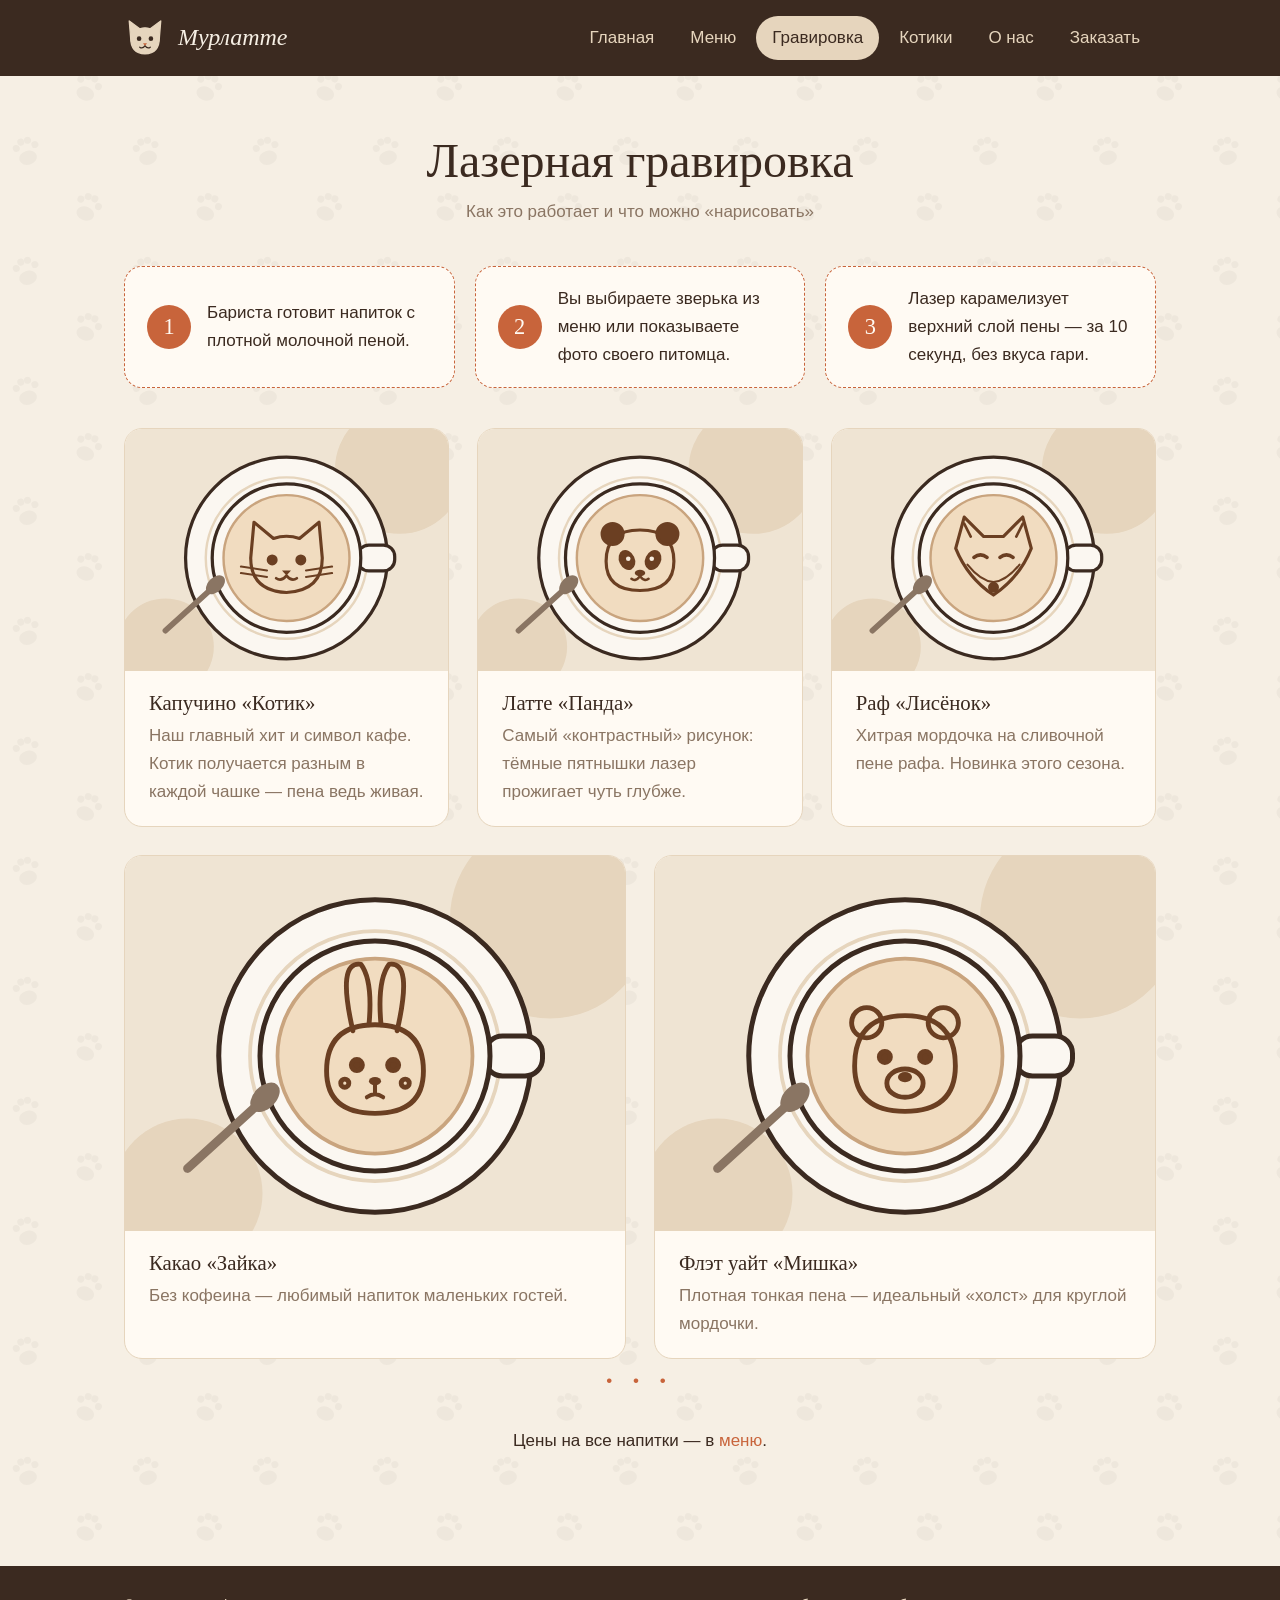
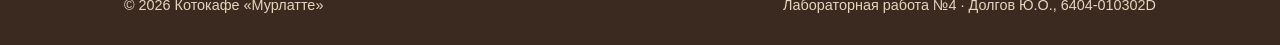
<file: lab4/gallery.html>
<!DOCTYPE html>
<html lang="ru">
<head>
    <meta charset="UTF-8">
    <meta name="viewport" content="width=device-width, initial-scale=1.0">
    <title>Мурлатте — Гравировка</title>
    <link rel="stylesheet" href="css/style.css">
</head>
<body>

    <header class="header">
        <div class="container header__inner">
            <a class="logo" href="index.html">
                <svg class="logo__icon" viewBox="0 0 64 64" aria-hidden="true">
                    <path class="logo__face" d="M10 30 L8 6 L24 18 Q32 15 40 18 L56 6 L54 30 Q54 56 32 56 Q10 56 10 30 Z"/>
                    <circle class="logo__eye" cx="23" cy="33" r="3.5"/>
                    <circle class="logo__eye" cx="41" cy="33" r="3.5"/>
                    <path class="logo__nose" d="M29 40 L35 40 L32 44 Z"/>
                    <path class="logo__mouth" d="M32 44 Q28 49 24 46 M32 44 Q36 49 40 46"/>
                </svg>
                Мурлатте
            </a>
            <nav class="nav">
                <ul class="nav__list">
                    <li class="nav__item"><a class="nav__link" href="index.html">Главная</a></li>
                    <li class="nav__item"><a class="nav__link" href="menu.html">Меню</a></li>
                    <li class="nav__item"><a class="nav__link nav__link_active" href="gallery.html">Гравировка</a></li>
                    <li class="nav__item"><a class="nav__link" href="cats.html">Котики</a></li>
                    <li class="nav__item"><a class="nav__link" href="about.html">О нас</a></li>
                    <li class="nav__item"><a class="nav__link" href="order.html">Заказать</a></li>
                </ul>
            </nav>
        </div>
    </header>

    <main class="section">
        <div class="container">
            <h1 class="heading__title">Лазерная гравировка</h1>
            <p class="heading__subtitle">Как это работает и что можно «нарисовать»</p>

            <div class="steps">
                <div class="steps__item"><span class="steps__num">1</span><p class="steps__text">Бариста готовит напиток с плотной молочной пеной.</p></div>
                <div class="steps__item"><span class="steps__num">2</span><p class="steps__text">Вы выбираете зверька из меню или показываете фото своего питомца.</p></div>
                <div class="steps__item"><span class="steps__num">3</span><p class="steps__text">Лазер карамелизует верхний слой пены — за 10 секунд, без вкуса гари.</p></div>
            </div>

            <div class="gallery">
                <figure class="gallery__item">
                    <img class="gallery__img" src="img/cup-cat.svg" alt="Капучино с гравировкой котика">
                    <figcaption class="gallery__caption">
                        <h3>Капучино «Котик»</h3>
                        <p class="gallery__text">Наш главный хит и символ кафе. Котик получается разным в каждой чашке — пена ведь живая.</p>
                    </figcaption>
                </figure>
                <figure class="gallery__item">
                    <img class="gallery__img" src="img/cup-panda.svg" alt="Латте с гравировкой панды">
                    <figcaption class="gallery__caption">
                        <h3>Латте «Панда»</h3>
                        <p class="gallery__text">Самый «контрастный» рисунок: тёмные пятнышки лазер прожигает чуть глубже.</p>
                    </figcaption>
                </figure>
                <figure class="gallery__item">
                    <img class="gallery__img" src="img/cup-fox.svg" alt="Раф с гравировкой лисёнка">
                    <figcaption class="gallery__caption">
                        <h3>Раф «Лисёнок»</h3>
                        <p class="gallery__text">Хитрая мордочка на сливочной пене рафа. Новинка этого сезона.</p>
                    </figcaption>
                </figure>
                <figure class="gallery__item">
                    <img class="gallery__img" src="img/cup-bunny.svg" alt="Какао с гравировкой зайки">
                    <figcaption class="gallery__caption">
                        <h3>Какао «Зайка»</h3>
                        <p class="gallery__text">Без кофеина — любимый напиток маленьких гостей.</p>
                    </figcaption>
                </figure>
                <figure class="gallery__item">
                    <img class="gallery__img" src="img/cup-bear.svg" alt="Флэт уайт с гравировкой мишки">
                    <figcaption class="gallery__caption">
                        <h3>Флэт уайт «Мишка»</h3>
                        <p class="gallery__text">Плотная тонкая пена — идеальный «холст» для круглой мордочки.</p>
                    </figcaption>
                </figure>
            </div>
            <p class="divider">• • •</p>
            <p class="text text_align_center">Цены на все напитки — в <a href="menu.html">меню</a>.</p>
        </div>
    </main>

    <footer class="footer">
        <div class="container footer__inner">
            <span>&copy; 2026 Котокафе «Мурлатте»</span>
            <span>Лабораторная работа №4 · Долгов Ю.О., 6404-010302D</span>
        </div>
    </footer>

</body>
</html>
</file>
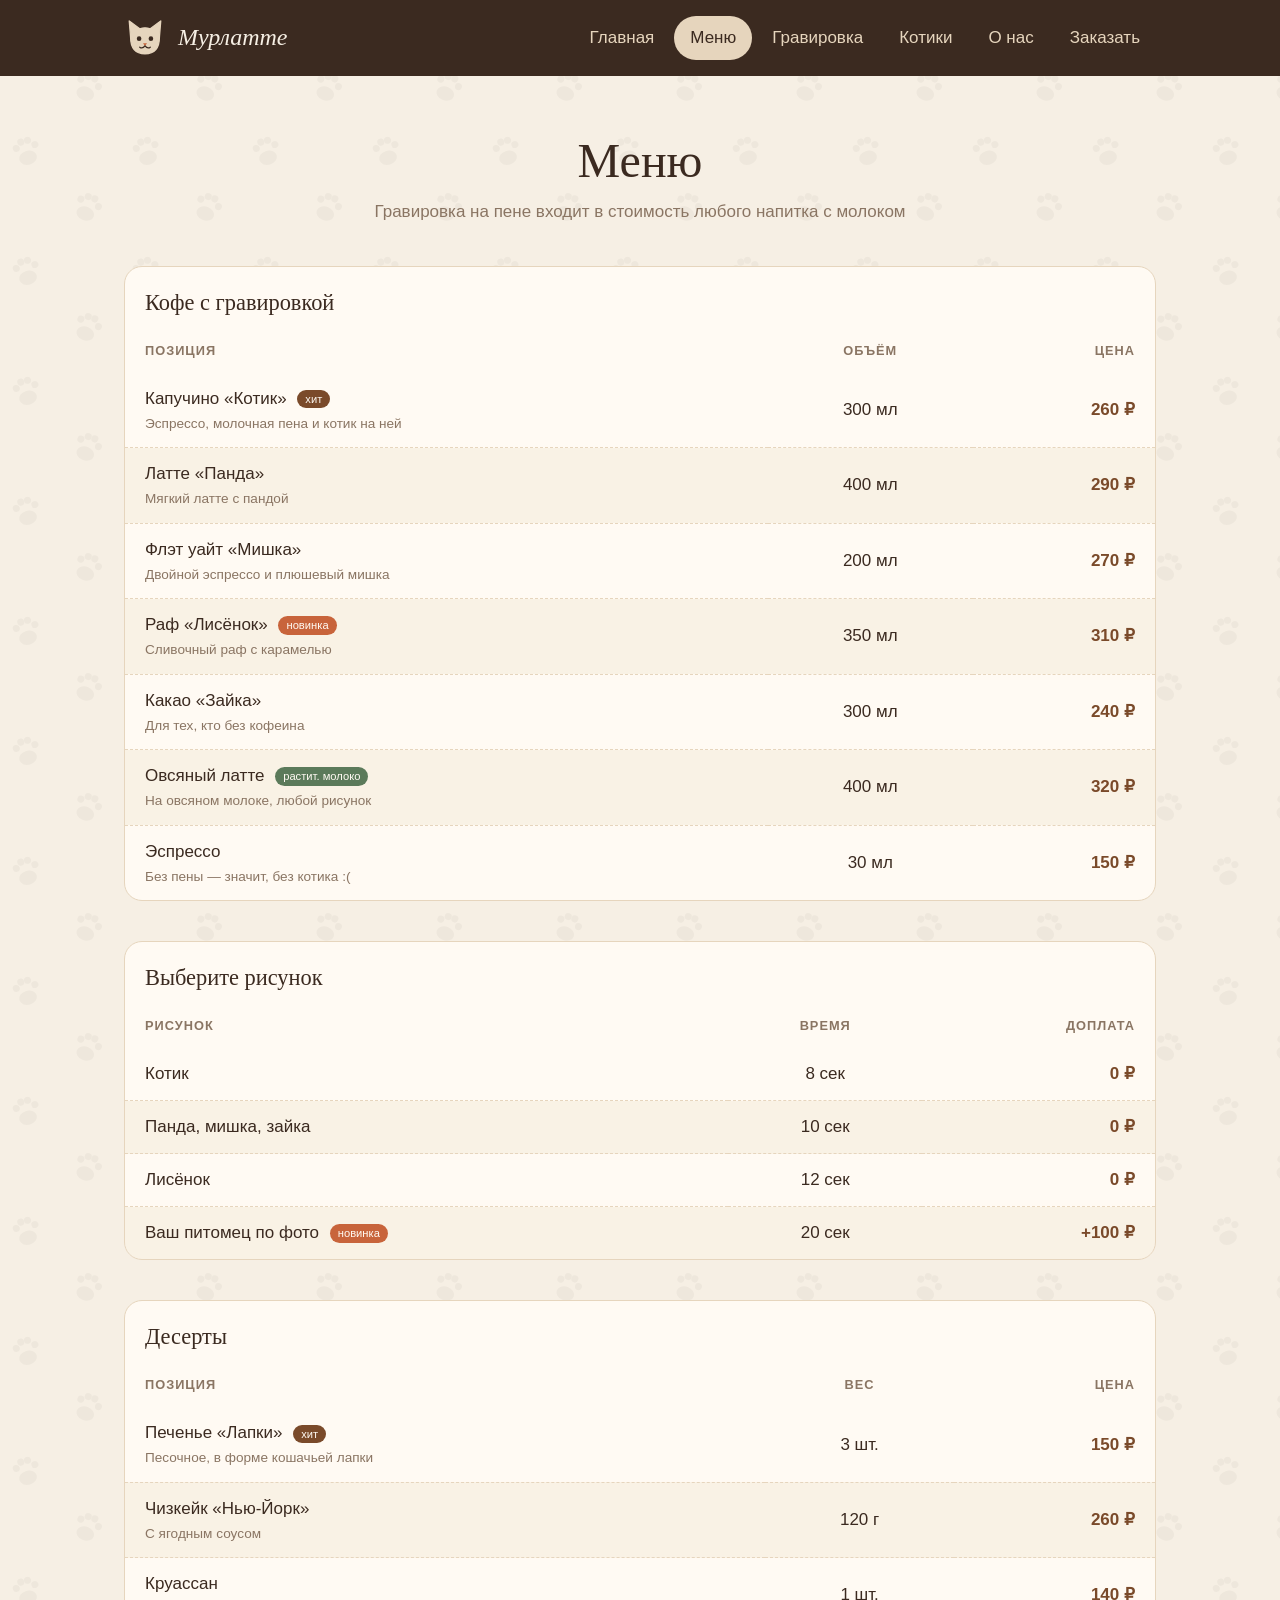
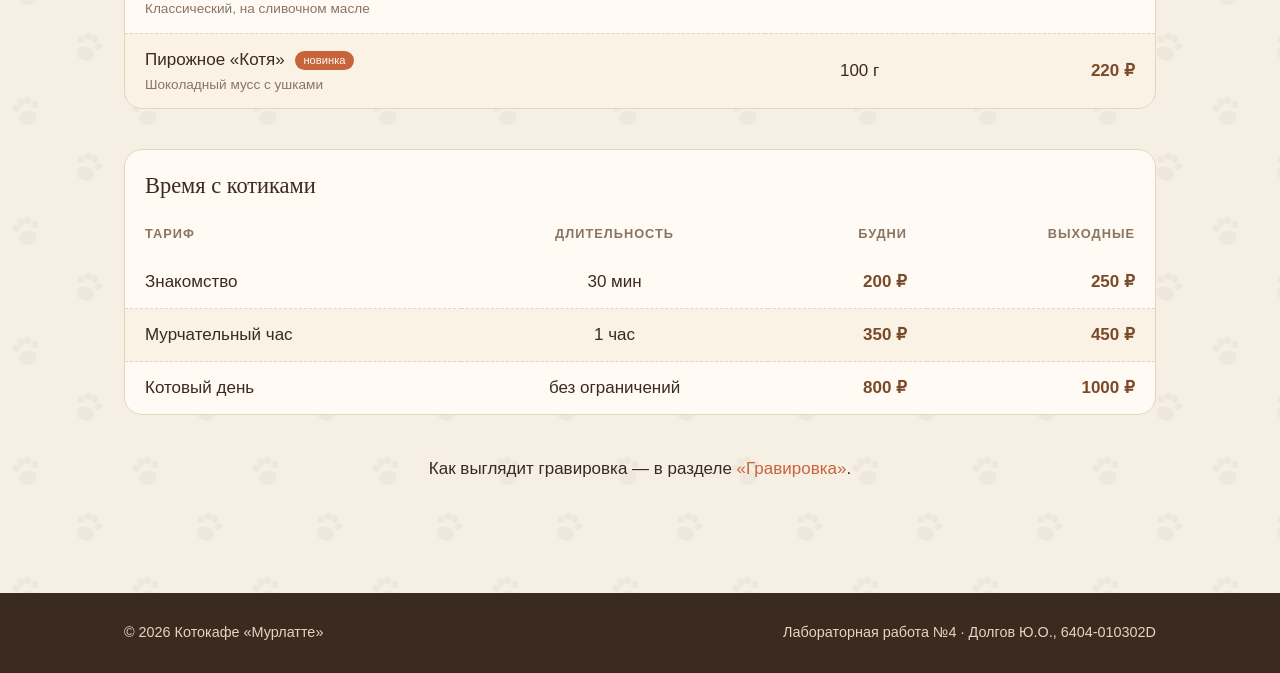
<file: lab4/menu.html>
<!DOCTYPE html>
<html lang="ru">
<head>
    <meta charset="UTF-8">
    <meta name="viewport" content="width=device-width, initial-scale=1.0">
    <title>Мурлатте — Меню</title>
    <link rel="stylesheet" href="css/style.css">
</head>
<body>

    <header class="header">
        <div class="container header__inner">
            <a class="logo" href="index.html">
                <svg class="logo__icon" viewBox="0 0 64 64" aria-hidden="true">
                    <path class="logo__face" d="M10 30 L8 6 L24 18 Q32 15 40 18 L56 6 L54 30 Q54 56 32 56 Q10 56 10 30 Z"/>
                    <circle class="logo__eye" cx="23" cy="33" r="3.5"/>
                    <circle class="logo__eye" cx="41" cy="33" r="3.5"/>
                    <path class="logo__nose" d="M29 40 L35 40 L32 44 Z"/>
                    <path class="logo__mouth" d="M32 44 Q28 49 24 46 M32 44 Q36 49 40 46"/>
                </svg>
                Мурлатте
            </a>
            <nav class="nav">
                <ul class="nav__list">
                    <li class="nav__item"><a class="nav__link" href="index.html">Главная</a></li>
                    <li class="nav__item"><a class="nav__link nav__link_active" href="menu.html">Меню</a></li>
                    <li class="nav__item"><a class="nav__link" href="gallery.html">Гравировка</a></li>
                    <li class="nav__item"><a class="nav__link" href="cats.html">Котики</a></li>
                    <li class="nav__item"><a class="nav__link" href="about.html">О нас</a></li>
                    <li class="nav__item"><a class="nav__link" href="order.html">Заказать</a></li>
                </ul>
            </nav>
        </div>
    </header>

    <main class="section">
        <div class="container">
            <h1 class="heading__title">Меню</h1>
            <p class="heading__subtitle">Гравировка на пене входит в стоимость любого напитка с молоком</p>

            <div class="table-wrap">
                <table class="table">
                    <caption class="table__caption">Кофе с гравировкой</caption>
                    <thead>
                        <tr class="table__row">
                            <th class="table__cell table__cell_head table__cell_left">Позиция</th>
                            <th class="table__cell table__cell_head table__cell_center">Объём</th>
                            <th class="table__cell table__cell_head table__cell_right">Цена</th>
                        </tr>
                    </thead>
                    <tbody>
                        <tr class="table__row">
                            <td class="table__cell table__cell_left">Капучино «Котик» <span class="tag tag_hit">хит</span><span class="table__desc">Эспрессо, молочная пена и котик на ней</span></td>
                            <td class="table__cell table__cell_center">300 мл</td>
                            <td class="table__cell table__cell_right table__cell_price">260 ₽</td>
                        </tr>
                        <tr class="table__row">
                            <td class="table__cell table__cell_left">Латте «Панда»<span class="table__desc">Мягкий латте с пандой</span></td>
                            <td class="table__cell table__cell_center">400 мл</td>
                            <td class="table__cell table__cell_right table__cell_price">290 ₽</td>
                        </tr>
                        <tr class="table__row">
                            <td class="table__cell table__cell_left">Флэт уайт «Мишка»<span class="table__desc">Двойной эспрессо и плюшевый мишка</span></td>
                            <td class="table__cell table__cell_center">200 мл</td>
                            <td class="table__cell table__cell_right table__cell_price">270 ₽</td>
                        </tr>
                        <tr class="table__row">
                            <td class="table__cell table__cell_left">Раф «Лисёнок» <span class="tag tag_new">новинка</span><span class="table__desc">Сливочный раф с карамелью</span></td>
                            <td class="table__cell table__cell_center">350 мл</td>
                            <td class="table__cell table__cell_right table__cell_price">310 ₽</td>
                        </tr>
                        <tr class="table__row">
                            <td class="table__cell table__cell_left">Какао «Зайка»<span class="table__desc">Для тех, кто без кофеина</span></td>
                            <td class="table__cell table__cell_center">300 мл</td>
                            <td class="table__cell table__cell_right table__cell_price">240 ₽</td>
                        </tr>
                        <tr class="table__row">
                            <td class="table__cell table__cell_left">Овсяный латте <span class="tag tag_veg">растит. молоко</span><span class="table__desc">На овсяном молоке, любой рисунок</span></td>
                            <td class="table__cell table__cell_center">400 мл</td>
                            <td class="table__cell table__cell_right table__cell_price">320 ₽</td>
                        </tr>
                        <tr class="table__row">
                            <td class="table__cell table__cell_left">Эспрессо<span class="table__desc">Без пены — значит, без котика :(</span></td>
                            <td class="table__cell table__cell_center">30 мл</td>
                            <td class="table__cell table__cell_right table__cell_price">150 ₽</td>
                        </tr>
                    </tbody>
                </table>
            </div>

            <div class="table-wrap">
                <table class="table">
                    <caption class="table__caption">Выберите рисунок</caption>
                    <thead>
                        <tr class="table__row">
                            <th class="table__cell table__cell_head table__cell_left">Рисунок</th>
                            <th class="table__cell table__cell_head table__cell_center">Время</th>
                            <th class="table__cell table__cell_head table__cell_right">Доплата</th>
                        </tr>
                    </thead>
                    <tbody>
                        <tr class="table__row"><td class="table__cell table__cell_left">Котик</td><td class="table__cell table__cell_center">8 сек</td><td class="table__cell table__cell_right table__cell_price">0 ₽</td></tr>
                        <tr class="table__row"><td class="table__cell table__cell_left">Панда, мишка, зайка</td><td class="table__cell table__cell_center">10 сек</td><td class="table__cell table__cell_right table__cell_price">0 ₽</td></tr>
                        <tr class="table__row"><td class="table__cell table__cell_left">Лисёнок</td><td class="table__cell table__cell_center">12 сек</td><td class="table__cell table__cell_right table__cell_price">0 ₽</td></tr>
                        <tr class="table__row"><td class="table__cell table__cell_left">Ваш питомец по фото <span class="tag tag_new">новинка</span></td><td class="table__cell table__cell_center">20 сек</td><td class="table__cell table__cell_right table__cell_price">+100 ₽</td></tr>
                    </tbody>
                </table>
            </div>

            <div class="table-wrap">
                <table class="table">
                    <caption class="table__caption">Десерты</caption>
                    <thead>
                        <tr class="table__row">
                            <th class="table__cell table__cell_head table__cell_left">Позиция</th>
                            <th class="table__cell table__cell_head table__cell_center">Вес</th>
                            <th class="table__cell table__cell_head table__cell_right">Цена</th>
                        </tr>
                    </thead>
                    <tbody>
                        <tr class="table__row">
                            <td class="table__cell table__cell_left">Печенье «Лапки» <span class="tag tag_hit">хит</span><span class="table__desc">Песочное, в форме кошачьей лапки</span></td>
                            <td class="table__cell table__cell_center">3 шт.</td>
                            <td class="table__cell table__cell_right table__cell_price">150 ₽</td>
                        </tr>
                        <tr class="table__row">
                            <td class="table__cell table__cell_left">Чизкейк «Нью-Йорк»<span class="table__desc">С ягодным соусом</span></td>
                            <td class="table__cell table__cell_center">120 г</td>
                            <td class="table__cell table__cell_right table__cell_price">260 ₽</td>
                        </tr>
                        <tr class="table__row">
                            <td class="table__cell table__cell_left">Круассан<span class="table__desc">Классический, на сливочном масле</span></td>
                            <td class="table__cell table__cell_center">1 шт.</td>
                            <td class="table__cell table__cell_right table__cell_price">140 ₽</td>
                        </tr>
                        <tr class="table__row">
                            <td class="table__cell table__cell_left">Пирожное «Котя» <span class="tag tag_new">новинка</span><span class="table__desc">Шоколадный мусс с ушками</span></td>
                            <td class="table__cell table__cell_center">100 г</td>
                            <td class="table__cell table__cell_right table__cell_price">220 ₽</td>
                        </tr>
                    </tbody>
                </table>
            </div>

            <div class="table-wrap">
                <table class="table">
                    <caption class="table__caption">Время с котиками</caption>
                    <thead>
                        <tr class="table__row">
                            <th class="table__cell table__cell_head table__cell_left">Тариф</th>
                            <th class="table__cell table__cell_head table__cell_center">Длительность</th>
                            <th class="table__cell table__cell_head table__cell_right">Будни</th>
                            <th class="table__cell table__cell_head table__cell_right">Выходные</th>
                        </tr>
                    </thead>
                    <tbody>
                        <tr class="table__row"><td class="table__cell table__cell_left">Знакомство</td><td class="table__cell table__cell_center">30 мин</td><td class="table__cell table__cell_right table__cell_price">200 ₽</td><td class="table__cell table__cell_right table__cell_price">250 ₽</td></tr>
                        <tr class="table__row"><td class="table__cell table__cell_left">Мурчательный час</td><td class="table__cell table__cell_center">1 час</td><td class="table__cell table__cell_right table__cell_price">350 ₽</td><td class="table__cell table__cell_right table__cell_price">450 ₽</td></tr>
                        <tr class="table__row"><td class="table__cell table__cell_left">Котовый день</td><td class="table__cell table__cell_center">без ограничений</td><td class="table__cell table__cell_right table__cell_price">800 ₽</td><td class="table__cell table__cell_right table__cell_price">1000 ₽</td></tr>
                    </tbody>
                </table>
            </div>

            <p class="text text_align_center">Как выглядит гравировка — в разделе <a href="gallery.html">«Гравировка»</a>.</p>
        </div>
    </main>

    <footer class="footer">
        <div class="container footer__inner">
            <span>&copy; 2026 Котокафе «Мурлатте»</span>
            <span>Лабораторная работа №4 · Долгов Ю.О., 6404-010302D</span>
        </div>
    </footer>

</body>
</html>
</file>
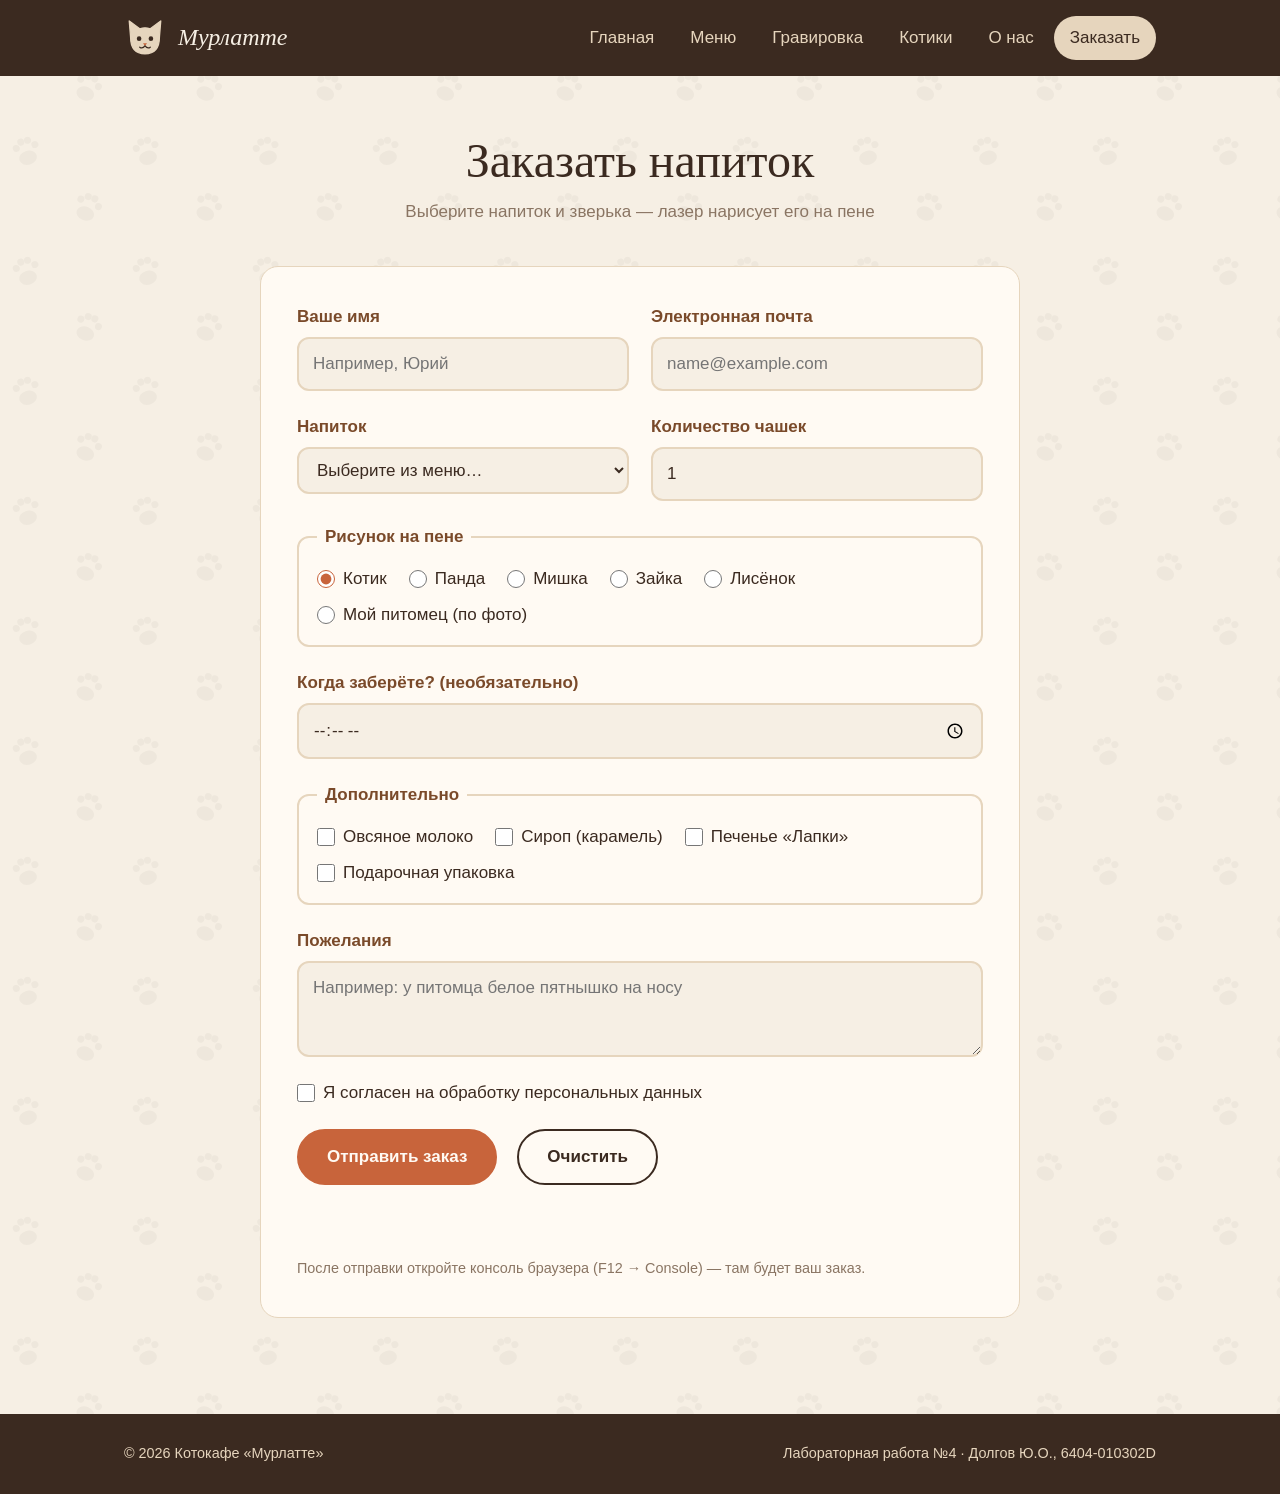
<file: lab4/order.html>
<!DOCTYPE html>
<html lang="ru">
<head>
    <meta charset="UTF-8">
    <meta name="viewport" content="width=device-width, initial-scale=1.0">
    <title>Мурлатте — Заказать</title>
    <link rel="stylesheet" href="css/style.css">
    <script src="js/order.js" defer></script>
</head>
<body>

    <header class="header">
        <div class="container header__inner">
            <a class="logo" href="index.html">
                <svg class="logo__icon" viewBox="0 0 64 64" aria-hidden="true">
                    <path class="logo__face" d="M10 30 L8 6 L24 18 Q32 15 40 18 L56 6 L54 30 Q54 56 32 56 Q10 56 10 30 Z"/>
                    <circle class="logo__eye" cx="23" cy="33" r="3.5"/>
                    <circle class="logo__eye" cx="41" cy="33" r="3.5"/>
                    <path class="logo__nose" d="M29 40 L35 40 L32 44 Z"/>
                    <path class="logo__mouth" d="M32 44 Q28 49 24 46 M32 44 Q36 49 40 46"/>
                </svg>
                Мурлатте
            </a>
            <nav class="nav">
                <ul class="nav__list">
                    <li class="nav__item"><a class="nav__link" href="index.html">Главная</a></li>
                    <li class="nav__item"><a class="nav__link" href="menu.html">Меню</a></li>
                    <li class="nav__item"><a class="nav__link" href="gallery.html">Гравировка</a></li>
                    <li class="nav__item"><a class="nav__link" href="cats.html">Котики</a></li>
                    <li class="nav__item"><a class="nav__link" href="about.html">О нас</a></li>
                    <li class="nav__item"><a class="nav__link nav__link_active" href="order.html">Заказать</a></li>
                </ul>
            </nav>
        </div>
    </header>

    <main class="section">
        <div class="container">
            <h1 class="heading__title">Заказать напиток</h1>
            <p class="heading__subtitle">Выберите напиток и зверька — лазер нарисует его на пене</p>

            <form class="form" id="order-form" action="/api/order" method="post">
                <div class="form__row">
                    <div class="field">
                        <label class="field__label" for="customerName">Ваше имя</label>
                        <input class="field__control" type="text" id="customerName" name="customerName"
                               placeholder="Например, Юрий" minlength="2" maxlength="40" required>
                    </div>
                    <div class="field">
                        <label class="field__label" for="email">Электронная почта</label>
                        <input class="field__control" type="email" id="email" name="email"
                               placeholder="name@example.com" required>
                    </div>
                </div>

                <div class="form__row">
                    <div class="field">
                        <label class="field__label" for="drink">Напиток</label>
                        <select class="field__control" id="drink" name="drink" required>
                            <option value="" data-price="0" disabled selected>Выберите из меню…</option>
                            <option value="Капучино «Котик»" data-price="260">Капучино «Котик» — 260 ₽</option>
                            <option value="Латте «Панда»" data-price="290">Латте «Панда» — 290 ₽</option>
                            <option value="Флэт уайт «Мишка»" data-price="270">Флэт уайт «Мишка» — 270 ₽</option>
                            <option value="Раф «Лисёнок»" data-price="310">Раф «Лисёнок» — 310 ₽</option>
                            <option value="Какао «Зайка»" data-price="240">Какао «Зайка» — 240 ₽</option>
                            <option value="Овсяный латте" data-price="320">Овсяный латте — 320 ₽</option>
                        </select>
                    </div>
                    <div class="field">
                        <label class="field__label" for="quantity">Количество чашек</label>
                        <input class="field__control" type="number" id="quantity" name="quantity"
                               value="1" min="1" max="10" required>
                    </div>
                </div>

                <fieldset class="choices">
                    <legend class="choices__legend">Рисунок на пене</legend>
                    <div class="choices__list">
                        <label class="choice">
                            <input class="choice__input" type="radio" name="animal" value="Котик" checked>
                            <span>Котик</span>
                        </label>
                        <label class="choice">
                            <input class="choice__input" type="radio" name="animal" value="Панда">
                            <span>Панда</span>
                        </label>
                        <label class="choice">
                            <input class="choice__input" type="radio" name="animal" value="Мишка">
                            <span>Мишка</span>
                        </label>
                        <label class="choice">
                            <input class="choice__input" type="radio" name="animal" value="Зайка">
                            <span>Зайка</span>
                        </label>
                        <label class="choice">
                            <input class="choice__input" type="radio" name="animal" value="Лисёнок">
                            <span>Лисёнок</span>
                        </label>
                        <label class="choice">
                            <input class="choice__input" type="radio" name="animal" value="Мой питомец (по фото)">
                            <span>Мой питомец (по фото)</span>
                        </label>
                    </div>
                </fieldset>

                <div class="field">
                    <label class="field__label" for="pickupTime">Когда заберёте? (необязательно)</label>
                    <input class="field__control" type="time" id="pickupTime" name="pickupTime"
                           min="10:00" max="21:00">
                </div>

                <fieldset class="choices">
                    <legend class="choices__legend">Дополнительно</legend>
                    <div class="choices__list">
                        <label class="choice">
                            <input class="choice__input" type="checkbox" name="extras" value="Овсяное молоко">
                            <span>Овсяное молоко</span>
                        </label>
                        <label class="choice">
                            <input class="choice__input" type="checkbox" name="extras" value="Сироп (карамель)">
                            <span>Сироп (карамель)</span>
                        </label>
                        <label class="choice">
                            <input class="choice__input" type="checkbox" name="extras" value="Печенье «Лапки»">
                            <span>Печенье «Лапки»</span>
                        </label>
                        <label class="choice">
                            <input class="choice__input" type="checkbox" name="extras" value="Подарочная упаковка">
                            <span>Подарочная упаковка</span>
                        </label>
                    </div>
                </fieldset>

                <div class="field">
                    <label class="field__label" for="comment">Пожелания</label>
                    <textarea class="field__control field__control_area" id="comment" name="comment"
                              maxlength="200" placeholder="Например: у питомца белое пятнышко на носу"></textarea>
                </div>

                <label class="choice">
                    <input class="choice__input" type="checkbox" name="consent" value="yes" required>
                    <span>Я согласен на обработку персональных данных</span>
                </label>

                <div class="form__actions">
                    <button class="btn" type="submit">Отправить заказ</button>
                    <button class="btn btn_outline" type="reset">Очистить</button>
                </div>

                <p class="form__status" id="form-status" role="status" aria-live="polite"></p>
                <p class="form__hint">После отправки откройте консоль браузера (F12 → Console) — там будет ваш заказ.</p>
            </form>
        </div>
    </main>

    <footer class="footer">
        <div class="container footer__inner">
            <span>&copy; 2026 Котокафе «Мурлатте»</span>
            <span>Лабораторная работа №4 · Долгов Ю.О., 6404-010302D</span>
        </div>
    </footer>

</body>
</html>
</file>
<file: lab2/css/style.css>
/* ==========================================================
   «Мурлатте» — сайт котокафе с лазерной гравировкой на кофе
   Лабораторная работа №2, Web-программирование
   ========================================================== */

/* ---------- Палитра (CSS-переменные) ---------- */
:root {
    --cream: #f6efe4;
    --paper: #fffaf3;
    --sand: #e6d5bd;
    --espresso: #3b2a20;
    --coffee: #7a4a2a;
    --terracotta: #c8643b;
    --sage: #5b7a5a;
    --muted: #8a7563;
    --serif: Georgia, "Times New Roman", serif;
    --sans: "Segoe UI", Roboto, "Helvetica Neue", Arial, sans-serif;
}

/* ---------- Универсальный селектор ---------- */
* {
    margin: 0;
    padding: 0;
    box-sizing: border-box;
}

/* ---------- Селекторы тегов ---------- */
body {
    font-family: var(--sans);
    font-size: 17px;
    line-height: 1.65;
    color: var(--espresso);
    background-color: var(--cream);
    background-image: url("../img/paw-pattern.svg");
}

h1, h2, h3 {
    font-family: var(--serif);
    font-weight: normal;
    line-height: 1.2;
}

h1 { font-size: 3rem; }
h2 { font-size: 2rem; margin-bottom: 18px; }
h3 { font-size: 1.3rem; margin-bottom: 6px; }

p { margin-bottom: 14px; }

a {
    color: var(--terracotta);
    text-decoration: none;
}

/* Псевдокласс :hover */
a:hover {
    text-decoration: underline;
}

img {
    display: block;
    max-width: 100%;
}

/* ---------- Селектор по ID: шапка ---------- */
#site-header {
    background-color: var(--espresso);
    color: var(--cream);
}

/* ---------- Селекторы классов ---------- */
.container {
    max-width: 1080px;
    margin: 0 auto;
    padding: 0 24px;
}

.header-inner {
    display: flex;
    justify-content: space-between;
    align-items: center;
    height: 76px;
}

.logo {
    display: flex;
    align-items: center;
    gap: 12px;
    font-family: var(--serif);
    font-size: 1.5rem;
    font-style: italic;
    color: var(--cream);
}

.logo:hover {
    text-decoration: none;
}

.logo img {
    width: 42px;
    height: 42px;
}

/* Дочерний селектор (>) */
.nav > ul {
    display: flex;
    gap: 4px;
    list-style: none;
}

/* Селектор потомков */
.nav a {
    display: block;
    padding: 8px 16px;
    color: var(--sand);
    border-radius: 999px;
}

.nav a:hover {
    color: var(--paper);
    background-color: rgba(255, 255, 255, 0.08);
    text-decoration: none;
}

/* Два класса сразу: активный пункт меню */
.nav a.active {
    color: var(--espresso);
    background-color: var(--sand);
}

/* ---------- Главный экран ---------- */
.hero {
    padding: 64px 0;
    background-color: var(--sand);
}

.hero-inner {
    display: flex;
    align-items: center;
    gap: 48px;
}

.hero-text  { flex: 1 1 55%; }
.hero-image { flex: 1 1 45%; }

.hero-image img {
    border-radius: 50% 50% 24px 24px;
    border: 6px solid var(--paper);
}

/* Псевдоэлементы ::before и ::after */
.overline {
    display: inline-block;
    font-size: 0.85rem;
    letter-spacing: 3px;
    text-transform: uppercase;
    color: var(--coffee);
    margin-bottom: 12px;
}

.overline::before,
.overline::after {
    content: " ~ ";
    color: var(--terracotta);
}

.hero h1 em {
    color: var(--terracotta);
}

.lead {
    font-size: 1.2rem;
    color: var(--coffee);
    margin: 18px 0 28px;
}

.btn {
    display: inline-block;
    padding: 12px 28px;
    margin-right: 10px;
    font-weight: bold;
    color: var(--paper);
    background-color: var(--terracotta);
    border: 2px solid var(--terracotta);
    border-radius: 999px;
}

.btn:hover {
    text-decoration: none;
    background-color: var(--coffee);
    border-color: var(--coffee);
}

/* Соседний селектор (+): вторая кнопка — контурная */
.btn + .btn {
    color: var(--espresso);
    background-color: transparent;
    border-color: var(--espresso);
}

.btn + .btn:hover {
    color: var(--paper);
    background-color: var(--espresso);
}

/* ---------- Секции ---------- */
.section {
    padding: 56px 0;
}

.page-title {
    text-align: center;
    margin-bottom: 8px;
}

.page-subtitle {
    text-align: center;
    color: var(--muted);
    margin-bottom: 40px;
}

.divider {
    text-align: center;
    color: var(--terracotta);
    letter-spacing: 8px;
    margin: 8px 0 32px;
}

/* ---------- Карточки преимуществ ---------- */
.features {
    display: flex;
    flex-wrap: wrap;
    gap: 24px;
}

.feature {
    flex: 1 1 280px;
    padding: 28px;
    text-align: center;
    background-color: var(--paper);
    border: 1px solid var(--sand);
    border-radius: 18px;
    transition: transform 0.2s, box-shadow 0.2s;
}

.feature:hover {
    transform: translateY(-4px);
    box-shadow: 0 10px 24px rgba(59, 42, 32, 0.12);
}

.feature .icon {
    font-size: 2.4rem;
    margin-bottom: 8px;
}

/* ---------- Цитата / выделенный блок ---------- */
.quote {
    margin: 48px 0 0;
    padding: 36px;
    font-family: var(--serif);
    font-size: 1.4rem;
    font-style: italic;
    text-align: center;
    color: var(--cream);
    background-color: var(--coffee);
    border-radius: 18px;
}

.quote cite {
    display: block;
    margin-top: 10px;
    font-size: 1rem;
    color: var(--sand);
}

/* ---------- Таблицы меню ---------- */
.table-wrap {
    margin: 0 0 40px;
    overflow-x: auto;
    background-color: var(--paper);
    border: 1px solid var(--sand);
    border-radius: 18px;
}

table {
    width: 100%;
    border-collapse: collapse;
}

caption {
    padding: 18px 20px 6px;
    font-family: var(--serif);
    font-size: 1.4rem;
    text-align: left;
}

th, td {
    padding: 12px 20px;
    border-bottom: 1px dashed var(--sand);
}

th {
    font-size: 0.8rem;
    letter-spacing: 1px;
    text-transform: uppercase;
    color: var(--muted);
    border-bottom: 2px solid var(--espresso);
}

/* Псевдокласс :nth-child — «зебра» */
tbody tr:nth-child(even) {
    background-color: rgba(230, 213, 189, 0.25);
}

tbody tr:hover {
    background-color: rgba(200, 100, 59, 0.08);
}

/* Псевдокласс :last-child — без линии у последней строки */
tbody tr:last-child td {
    border-bottom: none;
}

/* Выравнивание: по левому краю, по центру, по правому краю */
.left   { text-align: left; }
.center { text-align: center; }
.right  { text-align: right; }

.price {
    font-weight: bold;
    color: var(--coffee);
    white-space: nowrap;
}

.desc {
    display: block;
    font-size: 0.85rem;
    color: var(--muted);
}

/* Селектор атрибута: метки у позиций меню */
span[data-tag] {
    display: inline-block;
    margin-left: 6px;
    padding: 0 8px;
    font-size: 0.7rem;
    color: var(--paper);
    border-radius: 999px;
    vertical-align: middle;
}

span[data-tag="new"]  { background-color: var(--terracotta); }
span[data-tag="veg"]  { background-color: var(--sage); }
span[data-tag="hit"]  { background-color: var(--coffee); }

/* ---------- Галерея ---------- */
.gallery {
    display: flex;
    flex-wrap: wrap;
    justify-content: center;
    gap: 28px;
}

.drink {
    flex: 0 1 calc((100% - 56px) / 3);
    overflow: hidden;
    background-color: var(--paper);
    border: 1px solid var(--sand);
    border-radius: 18px;
}

.drink img {
    width: 100%;
}

.drink figcaption {
    padding: 20px 24px;
}

.drink figcaption p {
    color: var(--muted);
    margin-bottom: 0;
}

/* ---------- Страница «О нас» ---------- */
.story {
    display: flex;
    gap: 40px;
    align-items: center;
}

.story-text  { flex: 1 1 60%; }
.story-image { flex: 1 1 40%; }

.story-image img {
    border-radius: 18px;
    border: 6px solid var(--paper);
}

.timeline {
    list-style: none;
    margin: 20px 0;
    border-left: 3px solid var(--terracotta);
}

.timeline li {
    position: relative;
    padding: 0 0 18px 24px;
}

.timeline li::before {
    content: "";
    position: absolute;
    left: -9px;
    top: 7px;
    width: 15px;
    height: 15px;
    background-color: var(--cream);
    border: 3px solid var(--terracotta);
    border-radius: 50%;
}

.timeline b {
    color: var(--terracotta);
}

.contacts {
    display: flex;
    flex-wrap: wrap;
    gap: 24px;
    margin-top: 24px;
}

.contacts > div {
    flex: 1 1 300px;
}

dl {
    padding: 24px;
    background-color: var(--paper);
    border: 1px solid var(--sand);
    border-radius: 18px;
}

dt {
    font-weight: bold;
    color: var(--coffee);
    margin-top: 12px;
}

dt:first-child {
    margin-top: 0;
}

dd {
    color: var(--muted);
}

/* ---------- Подвал ---------- */
#site-footer {
    margin-top: 40px;
    padding: 28px 0;
    font-size: 0.9rem;
    color: var(--sand);
    background-color: var(--espresso);
}

.footer-inner {
    display: flex;
    justify-content: space-between;
    flex-wrap: wrap;
    gap: 12px;
}

#site-footer a {
    color: var(--sand);
}

/* ---------- Адаптивность ---------- */
@media (max-width: 760px) {
    h1 { font-size: 2.2rem; }

    .header-inner {
        flex-direction: column;
        height: auto;
        padding: 14px 0;
        gap: 10px;
    }

    .hero-inner,
    .story {
        flex-direction: column;
    }
}

/* Отступы между блоками страницы «О нас» (соседний селектор) */
.story + .page-title {
    margin-top: 56px;
}

.contacts + p {
    margin-top: 16px;
}

/* ---------- Как работает гравировка: шаги ---------- */
.steps {
    display: flex;
    flex-wrap: wrap;
    gap: 20px;
    margin-bottom: 40px;
}

.step {
    flex: 1 1 260px;
    display: flex;
    align-items: center;
    gap: 16px;
    padding: 18px 22px;
    background-color: var(--paper);
    border: 1px dashed var(--terracotta);
    border-radius: 18px;
}

.step p {
    margin: 0;
}

.step-num {
    flex-shrink: 0;
    width: 44px;
    height: 44px;
    line-height: 44px;
    text-align: center;
    font-family: var(--serif);
    font-size: 1.4rem;
    color: var(--paper);
    background-color: var(--terracotta);
    border-radius: 50%;
}

/* ---------- Карточки котиков ---------- */
.cats {
    display: flex;
    flex-wrap: wrap;
    gap: 28px;
    margin-bottom: 56px;
}

.cat {
    flex: 1 1 440px;
    display: flex;
    overflow: hidden;
    background-color: var(--paper);
    border: 1px solid var(--sand);
    border-radius: 18px;
    transition: transform 0.2s, box-shadow 0.2s;
}

.cat:hover {
    transform: rotate(-1deg) translateY(-3px);
    box-shadow: 0 10px 24px rgba(59, 42, 32, 0.12);
}

.cat img {
    width: 45%;
    object-fit: cover;
}

.cat-info {
    padding: 22px;
}

.age {
    font-family: var(--sans);
    font-size: 0.85rem;
    color: var(--muted);
}

.status {
    display: inline-block;
    padding: 2px 12px;
    font-size: 0.8rem;
    border-radius: 999px;
}

/* Селектор атрибута: статус котика */
.status[data-status="home"] {
    color: var(--paper);
    background-color: var(--terracotta);
}

.status[data-status="stay"] {
    color: var(--espresso);
    background-color: var(--sand);
}

/* ---------- Правила (нумерованный список) ---------- */
.rules {
    max-width: 680px;
    margin: 0 auto;
    padding-left: 24px;
}

.rules li {
    padding: 8px 0 8px 8px;
    border-bottom: 1px dashed var(--sand);
}

.rules li::marker {
    font-family: var(--serif);
    font-weight: bold;
    color: var(--terracotta);
}

@media (max-width: 760px) {
    .cat {
        flex-direction: column;
    }

    .cat img {
        width: 100%;
    }

    .drink {
        flex-basis: 100%;
    }
}
</file>
<file: lab4/css/style.css>
/* «Мурлатте», лабораторная №4 */

:root {
    /* Основная палитра */
    --cream: #f6efe4;
    --paper: #fffaf3;
    --sand: #e6d5bd;
    --espresso: #3b2a20;
    --coffee: #7a4a2a;
    --terracotta: #c8643b;
    --sage: #5b7a5a;
    --muted: #8a7563;
    --danger: #b23a2e;

    /* Цвета иллюстрации с чашкой */
    --cup: #fbf7f1;
    --hero-bg: #efe4d3;
    --foam: #f1dcc0;
    --foam-edge: #c9a47e;
    --engrave: #6b3f22;

    /* Полупрозрачные оттенки */
    --clear: transparent;
    --white-8: rgba(255, 255, 255, 0.08);
    --sand-25: rgba(230, 213, 189, 0.25);
    --terracotta-8: rgba(200, 100, 59, 0.08);
    --terracotta-30: rgba(200, 100, 59, 0.3);
    --shadow: rgba(59, 42, 32, 0.12);
    --steam: rgba(255, 250, 243, 0.85);

    /* Шрифты и размеры */
    --serif: Georgia, "Times New Roman", serif;
    --sans: "Segoe UI", Roboto, "Helvetica Neue", Arial, sans-serif;
    --radius: 18px;
    --pill: 999px;
    --gap: 24px;
}

/* Базовые стили */
* {
    margin: 0;
    padding: 0;
    box-sizing: border-box;
}

body {
    font-family: var(--sans);
    font-size: 17px;
    line-height: 1.65;
    color: var(--espresso);
    background-color: var(--cream);
    background-image: url("../img/paw-pattern.svg");
}

h1, h2, h3 {
    font-family: var(--serif);
    font-weight: normal;
    line-height: 1.2;
}

h1 { font-size: 3rem; }
h2 { font-size: 2rem; margin-bottom: 18px; }
h3 { font-size: 1.3rem; margin-bottom: 6px; }

p { margin-bottom: 14px; }

a {
    color: var(--terracotta);
    text-decoration: none;
}

a:hover {
    text-decoration: underline;
}

img,
svg {
    display: block;
    max-width: 100%;
}

/* Общие блоки */
.container {
    max-width: 1080px;
    margin: 0 auto;
    padding: 0 24px;
}

.section {
    padding: 56px 0;
}

.heading__title {
    text-align: center;
    margin-bottom: 8px;
}

.heading__subtitle {
    text-align: center;
    color: var(--muted);
    margin-bottom: 40px;
}

.divider {
    text-align: center;
    color: var(--terracotta);
    letter-spacing: 8px;
    margin: 8px 0 32px;
}

.text_align_center {
    text-align: center;
}

/* Шапка (flex) */
.header {
    background-color: var(--espresso);
    color: var(--cream);
}

.header__inner {
    display: flex;
    justify-content: space-between;
    align-items: center;
    height: 76px;
}

/* Логотип */
.logo {
    display: flex;
    align-items: center;
    gap: 12px;
    font-family: var(--serif);
    font-size: 1.5rem;
    font-style: italic;
    color: var(--cream);
}

.logo:hover {
    text-decoration: none;
}

.logo__icon {
    width: 42px;
    height: 42px;
}

.logo__face  { fill: var(--sand); stroke: var(--sand); stroke-width: 2; stroke-linejoin: round; }
.logo__eye   { fill: var(--espresso); }
.logo__nose  { fill: var(--terracotta); }
.logo__mouth { fill: none; stroke: var(--espresso); stroke-width: 2; stroke-linecap: round; }

/* Меню (flex) */
.nav__list {
    display: flex;
    flex-wrap: wrap;
    gap: 4px;
    list-style: none;
}

.nav__link {
    display: block;
    padding: 8px 16px;
    color: var(--sand);
    border-radius: var(--pill);
    transition: background-color 0.2s, color 0.2s;
}

.nav__link:hover {
    color: var(--paper);
    background-color: var(--white-8);
    text-decoration: none;
}

/* Активный пункт */
.nav__link_active {
    color: var(--espresso);
    background-color: var(--sand);
}

.nav__link_active:hover {
    color: var(--espresso);
    background-color: var(--sand);
}

/* Кнопки */
.btn {
    display: inline-block;
    padding: 12px 28px;
    margin-right: 10px;
    font: inherit;
    font-weight: bold;
    color: var(--paper);
    background-color: var(--terracotta);
    border: 2px solid var(--terracotta);
    border-radius: var(--pill);
    cursor: pointer;
    transition: background-color 0.2s, border-color 0.2s, color 0.2s;
}

.btn:hover {
    text-decoration: none;
    background-color: var(--coffee);
    border-color: var(--coffee);
}

/* Контурная кнопка */
.btn_outline {
    color: var(--espresso);
    background-color: var(--clear);
    border-color: var(--espresso);
}

.btn_outline:hover {
    color: var(--paper);
    background-color: var(--espresso);
    border-color: var(--espresso);
}

/* Hero (flex) */
.hero {
    padding: 64px 0;
    background-color: var(--sand);
}

.hero__inner {
    display: flex;
    align-items: center;
    gap: 48px;
}

.hero__text  { flex: 1 1 55%; }
.hero__image {
    flex: 1 1 45%;
    overflow: hidden;
    border: 6px solid var(--paper);
    border-radius: 50% 50% 24px 24px;
}

.hero__overline {
    display: inline-block;
    margin-bottom: 12px;
    font-size: 0.85rem;
    letter-spacing: 3px;
    text-transform: uppercase;
    color: var(--coffee);
}

.hero__overline::before,
.hero__overline::after {
    content: " ~ ";
    color: var(--terracotta);
}

.hero__accent {
    color: var(--terracotta);
}

.hero__lead {
    margin: 18px 0 28px;
    font-size: 1.2rem;
    color: var(--coffee);
}

/* Преимущества (flex) */
.features {
    display: flex;
    flex-wrap: wrap;
    gap: var(--gap);
}

.features__item {
    flex: 1 1 280px;
    padding: 28px;
    text-align: center;
    background-color: var(--paper);
    border: 1px solid var(--sand);
    border-radius: var(--radius);
    transition: transform 0.2s, box-shadow 0.2s;
}

.features__item:hover {
    transform: translateY(-4px);
    box-shadow: 0 10px 24px var(--shadow);
}

.features__icon {
    margin-bottom: 8px;
    font-size: 2.4rem;
}

/* Факты (flex) */
.facts {
    display: flex;
    justify-content: space-around;
    flex-wrap: wrap;
    gap: var(--gap);
    margin-top: 48px;
    padding: 32px;
    color: var(--cream);
    background-color: var(--coffee);
    border-radius: var(--radius);
}

.facts__item {
    flex: 1 1 160px;
    text-align: center;
}

.facts__number {
    display: block;
    font-family: var(--serif);
    font-size: 2.6rem;
    line-height: 1.1;
    color: var(--paper);
}

.facts__label {
    color: var(--sand);
}

/* Цитата */
.quote {
    margin: 48px 0 0;
    padding: 36px;
    font-family: var(--serif);
    font-size: 1.4rem;
    font-style: italic;
    text-align: center;
    color: var(--cream);
    background-color: var(--coffee);
    border-radius: var(--radius);
}

.quote__cite {
    display: block;
    margin-top: 10px;
    font-size: 1rem;
    color: var(--sand);
}

/* Таблицы */
.table-wrap {
    margin: 0 0 40px;
    overflow-x: auto;
    background-color: var(--paper);
    border: 1px solid var(--sand);
    border-radius: var(--radius);
}

.table {
    width: 100%;
    border-collapse: collapse;
}

.table__caption {
    padding: 18px 20px 6px;
    font-family: var(--serif);
    font-size: 1.4rem;
    text-align: left;
}

.table__cell {
    padding: 12px 20px;
    border-bottom: 1px dashed var(--sand);
}

/* Выравнивание */
.table__cell_left   { text-align: left; }
.table__cell_center { text-align: center; }
.table__cell_right  { text-align: right; }

/* Заголовок */
.table__cell_head {
    font-size: 0.8rem;
    letter-spacing: 1px;
    text-transform: uppercase;
    color: var(--muted);
    border-bottom: 2px solid var(--espresso);
}

/* Цена */
.table__cell_price {
    font-weight: bold;
    color: var(--coffee);
    white-space: nowrap;
}

.table__desc {
    display: block;
    font-size: 0.85rem;
    color: var(--muted);
}

/* Зебра и подсветка */
.table__row:nth-child(even) {
    background-color: var(--sand-25);
}

.table__row:hover {
    background-color: var(--terracotta-8);
}

.table__row:last-child .table__cell {
    border-bottom: none;
}

/* Метки */
.tag {
    display: inline-block;
    margin-left: 6px;
    padding: 0 8px;
    font-size: 0.7rem;
    color: var(--paper);
    vertical-align: middle;
    border-radius: var(--pill);
}

.tag_new { background-color: var(--terracotta); }
.tag_veg { background-color: var(--sage); }
.tag_hit { background-color: var(--coffee); }

/* Шаги гравировки (flex) */
.steps {
    display: flex;
    flex-wrap: wrap;
    gap: 20px;
    margin-bottom: 40px;
}

.steps__item {
    flex: 1 1 260px;
    display: flex;
    align-items: center;
    gap: 16px;
    padding: 18px 22px;
    background-color: var(--paper);
    border: 1px dashed var(--terracotta);
    border-radius: var(--radius);
}

.steps__num {
    flex-shrink: 0;
    width: 44px;
    height: 44px;
    line-height: 44px;
    text-align: center;
    font-family: var(--serif);
    font-size: 1.4rem;
    color: var(--paper);
    background-color: var(--terracotta);
    border-radius: 50%;
}

.steps__text {
    margin: 0;
}

/* Галерея (grid) */
.gallery {
    display: grid;
    grid-template-columns: repeat(6, 1fr);
    gap: 28px;
}

.gallery__item {
    grid-column: span 2;
    overflow: hidden;
    background-color: var(--paper);
    border: 1px solid var(--sand);
    border-radius: var(--radius);
    transition: transform 0.2s, box-shadow 0.2s;
}

.gallery__item:nth-child(n + 4) {
    grid-column: span 3;
}

.gallery__item:hover {
    transform: translateY(-4px);
    box-shadow: 0 10px 24px var(--shadow);
}

.gallery__img {
    width: 100%;
    aspect-ratio: 4 / 3;
    object-fit: cover;
}

.gallery__caption {
    padding: 20px 24px;
}

.gallery__text {
    margin-bottom: 0;
    color: var(--muted);
}

/* Котики (flex) */
.cats {
    display: flex;
    flex-wrap: wrap;
    gap: 28px;
    margin-bottom: 56px;
}

.cat {
    flex: 1 1 440px;
    display: flex;
    overflow: hidden;
    background-color: var(--paper);
    border: 1px solid var(--sand);
    border-radius: var(--radius);
    transition: transform 0.2s, box-shadow 0.2s;
}

.cat:hover {
    transform: rotate(-1deg) translateY(-3px);
    box-shadow: 0 10px 24px var(--shadow);
}

.cat__photo {
    width: 45%;
    object-fit: cover;
}

.cat__info {
    padding: 22px;
}

.cat__age {
    font-family: var(--sans);
    font-size: 0.85rem;
    color: var(--muted);
}

.cat__status {
    display: inline-block;
    padding: 2px 12px;
    font-size: 0.8rem;
    border-radius: var(--pill);
}

.cat__status_home {
    color: var(--paper);
    background-color: var(--terracotta);
}

.cat__status_stay {
    color: var(--espresso);
    background-color: var(--sand);
}

/* Правила */
.rules {
    max-width: 680px;
    margin: 0 auto;
    padding-left: 24px;
}

.rules__item {
    padding: 8px 0 8px 8px;
    border-bottom: 1px dashed var(--sand);
}

.rules__item::marker {
    font-family: var(--serif);
    font-weight: bold;
    color: var(--terracotta);
}

/* О нас */
.story {
    display: flex;
    gap: 40px;
    align-items: center;
}

.story__text  { flex: 1 1 60%; }
.story__image { flex: 1 1 40%; }

.story__photo {
    border: 6px solid var(--paper);
    border-radius: var(--radius);
}

.story + .heading__title {
    margin-top: 56px;
}

.timeline {
    margin: 20px 0;
    list-style: none;
    border-left: 3px solid var(--terracotta);
}

.timeline__item {
    position: relative;
    padding: 0 0 18px 24px;
}

.timeline__item::before {
    content: "";
    position: absolute;
    left: -9px;
    top: 7px;
    width: 15px;
    height: 15px;
    background-color: var(--cream);
    border: 3px solid var(--terracotta);
    border-radius: 50%;
}

.timeline__label {
    color: var(--terracotta);
}

.contacts {
    display: flex;
    flex-wrap: wrap;
    gap: var(--gap);
    margin: 24px 0 16px;
}

.contacts__item {
    flex: 1 1 300px;
}

.info {
    padding: 24px;
    background-color: var(--paper);
    border: 1px solid var(--sand);
    border-radius: var(--radius);
}

.info__term {
    margin-top: 12px;
    font-weight: bold;
    color: var(--coffee);
}

.info__term:first-child {
    margin-top: 0;
}

.info__desc {
    color: var(--muted);
}

/* Форма заказа */
.form {
    display: grid;
    gap: 22px;
    max-width: 760px;
    margin: 0 auto;
    padding: 36px;
    background-color: var(--paper);
    border: 1px solid var(--sand);
    border-radius: var(--radius);
}

.form__row {
    display: grid;
    grid-template-columns: repeat(2, 1fr);
    gap: 22px;
}

.form__actions {
    display: flex;
    flex-wrap: wrap;
    gap: 10px;
}

.form__status {
    min-height: 1.65em;
    margin: 0;
    font-weight: bold;
    color: var(--sage);
}

.form__hint {
    margin: 0;
    font-size: 0.9rem;
    color: var(--muted);
}

.field {
    display: flex;
    flex-direction: column;
    gap: 6px;
}

.field__label {
    font-weight: bold;
    color: var(--coffee);
}

.field__control {
    width: 100%;
    padding: 11px 14px;
    font: inherit;
    color: var(--espresso);
    background-color: var(--cream);
    border: 2px solid var(--sand);
    border-radius: 12px;
    transition: border-color 0.2s, box-shadow 0.2s;
}

.field__control:focus {
    outline: none;
    border-color: var(--terracotta);
    box-shadow: 0 0 0 4px var(--terracotta-30);
}

.field__control:user-invalid {
    border-color: var(--danger);
}

.field__control_area {
    min-height: 96px;
    resize: vertical;
}

/* Варианты выбора */
.choices {
    padding: 14px 18px 16px;
    border: 2px solid var(--sand);
    border-radius: 12px;
}

.choices__legend {
    padding: 0 8px;
    font-weight: bold;
    color: var(--coffee);
}

.choices__list {
    display: flex;
    flex-wrap: wrap;
    gap: 8px 22px;
}

.choice {
    display: flex;
    align-items: center;
    gap: 8px;
    cursor: pointer;
}

.choice__input {
    width: 18px;
    height: 18px;
    accent-color: var(--terracotta);
}

/* Анимация */
.cup {
    width: 100%;
    height: auto;
}

.cup__bg      { fill: var(--hero-bg); }
.cup__blob    { fill: var(--sand); }
.cup__saucer  { fill: var(--cup); stroke: var(--espresso); stroke-width: 4; }
.cup__ring    { fill: none; stroke: var(--sand); stroke-width: 3; }
.cup__handle  { fill: var(--cup); stroke: var(--espresso); stroke-width: 4; }
.cup__body    { fill: var(--cup); stroke: var(--espresso); stroke-width: 4; }
.cup__foam    { fill: var(--foam); stroke: var(--foam-edge); stroke-width: 3; }
.cup__spoon   { stroke: var(--muted); stroke-width: 7; stroke-linecap: round; }
.cup__spoon-head { fill: var(--muted); }

.cup__line {
    fill: none;
    stroke: var(--engrave);
    stroke-width: 3;
    stroke-linecap: round;
    stroke-linejoin: round;
    stroke-dasharray: 1;
    stroke-dashoffset: 1;
    animation: engrave 7s ease-in-out infinite both;
}

.cup__line_mouth   { animation-delay: 1.4s; stroke-width: 2.5; }
.cup__line_whisker { animation-delay: 1.9s; stroke-width: 2; }

.cup__dot {
    fill: var(--engrave);
    transform-box: fill-box;
    transform-origin: center;
    animation: burn 7s ease-in-out infinite both;
    animation-delay: 1s;
}

.cup__dot_nose { animation-delay: 1.6s; }

.cup__steam {
    fill: none;
    stroke: var(--steam);
    stroke-width: 5;
    stroke-linecap: round;
    animation: steam 3.2s ease-in-out infinite;
}

.cup__steam_2 { animation-delay: 0.8s; }
.cup__steam_3 { animation-delay: 1.6s; }

@keyframes engrave {
    0%   { stroke-dashoffset: 1; opacity: 1; }
    35%  { stroke-dashoffset: 0; opacity: 1; }
    85%  { stroke-dashoffset: 0; opacity: 1; }
    100% { stroke-dashoffset: 0; opacity: 0; }
}

@keyframes burn {
    0%   { transform: scale(0); opacity: 0; }
    8%   { transform: scale(1.4); opacity: 1; }
    14%  { transform: scale(1); opacity: 1; }
    85%  { transform: scale(1); opacity: 1; }
    100% { transform: scale(1); opacity: 0; }
}

@keyframes steam {
    0%   { transform: translateY(14px); opacity: 0; }
    30%  { opacity: 0.9; }
    100% { transform: translateY(-30px); opacity: 0; }
}

@media (prefers-reduced-motion: reduce) {
    .cup__line,
    .cup__dot {
        animation: none;
        stroke-dashoffset: 0;
        opacity: 1;
    }

    .cup__steam {
        animation: none;
        opacity: 0;
    }
}

/* Подвал (flex) */
.footer {
    margin-top: 40px;
    padding: 28px 0;
    font-size: 0.9rem;
    color: var(--sand);
    background-color: var(--espresso);
}

.footer__inner {
    display: flex;
    justify-content: space-between;
    flex-wrap: wrap;
    gap: 12px;
}

/* Адаптивность */
@media (max-width: 1000px) {
    /* Галерея в 2 колонки */
    .gallery {
        grid-template-columns: repeat(2, 1fr);
    }

    .gallery__item,
    .gallery__item:nth-child(n + 4) {
        grid-column: auto;
    }

    .gallery__item:last-child {
        grid-column: 1 / -1;
    }
}

@media (max-width: 760px) {
    h1 { font-size: 2.2rem; }

    .header__inner {
        flex-direction: column;
        height: auto;
        padding: 14px 0;
        gap: 10px;
    }

    .nav__list {
        justify-content: center;
    }

    .hero__inner,
    .story {
        flex-direction: column;
    }

    .cat {
        flex-direction: column;
    }

    .cat__photo {
        width: 100%;
    }

    .gallery {
        grid-template-columns: 1fr;
    }

    .gallery__item:last-child {
        grid-column: auto;
    }

    .form {
        padding: 22px;
    }

    .form__row {
        grid-template-columns: 1fr;
    }
}
</file>
